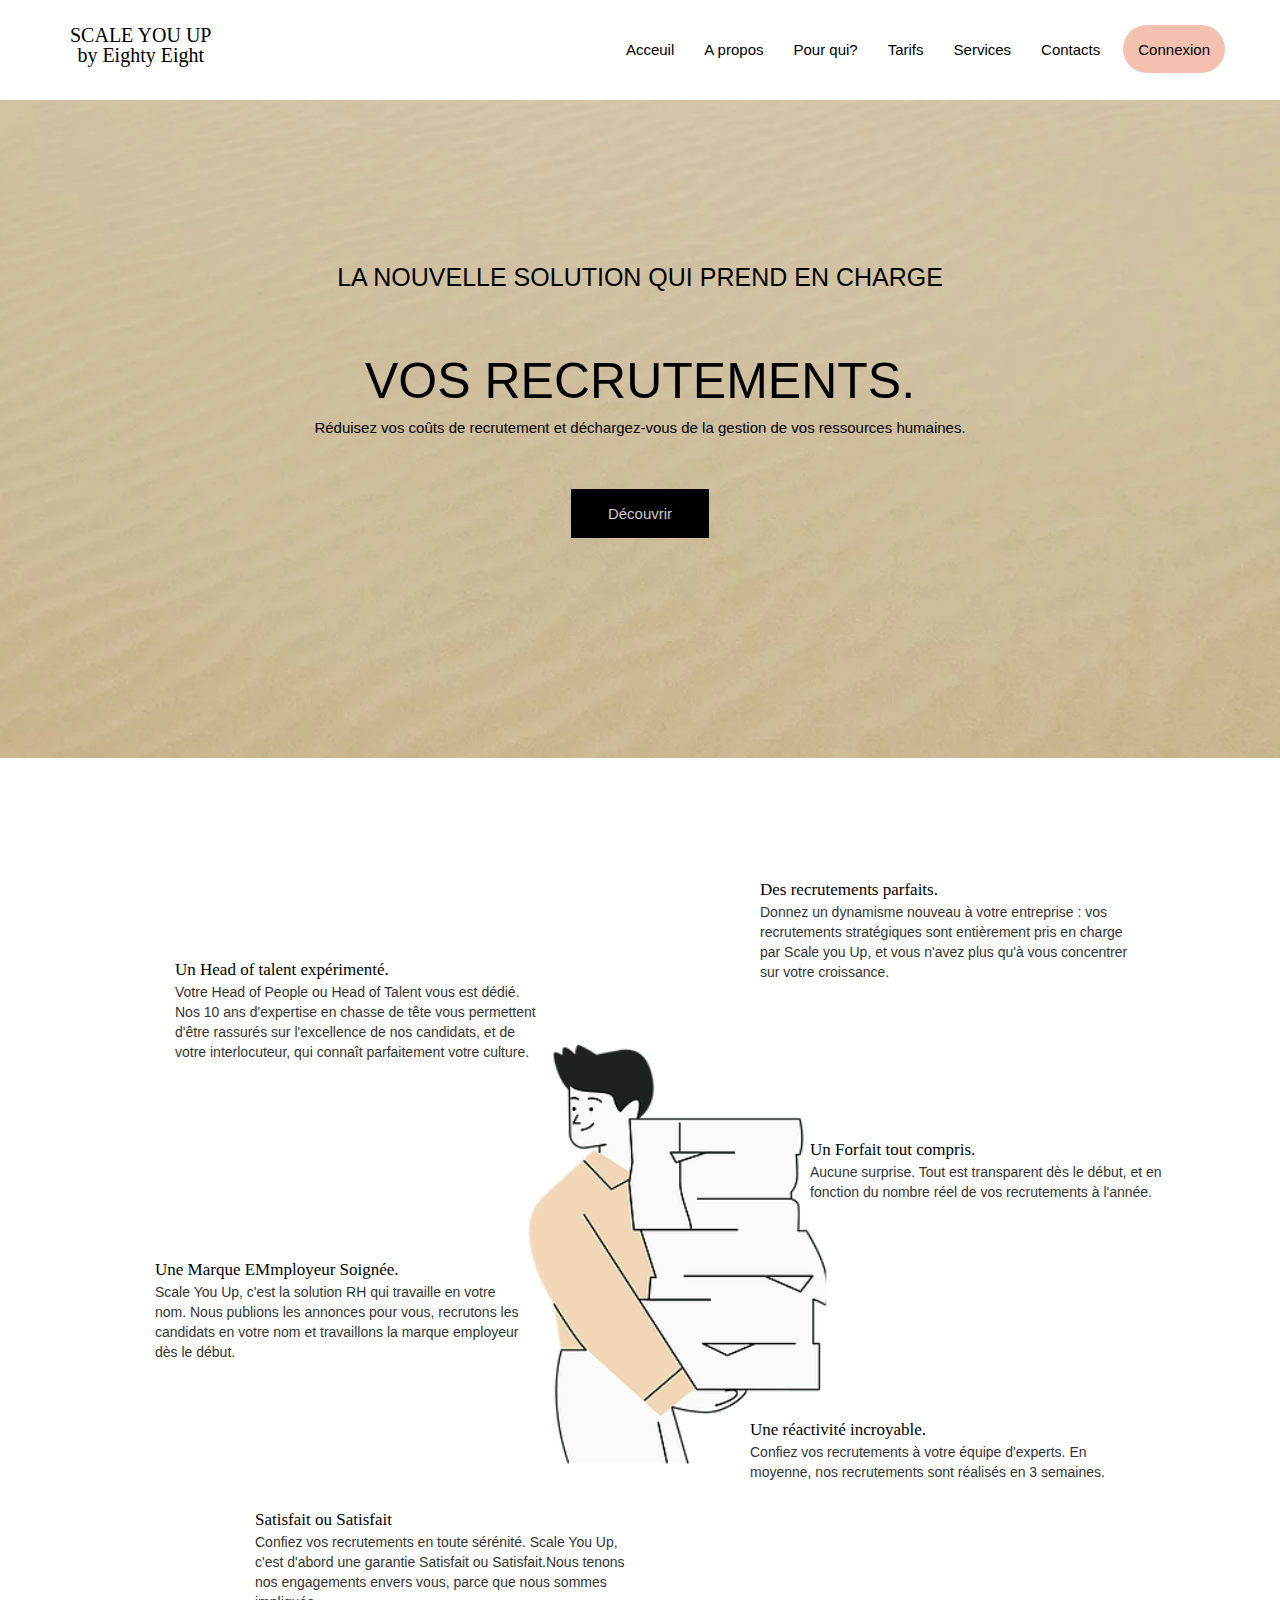
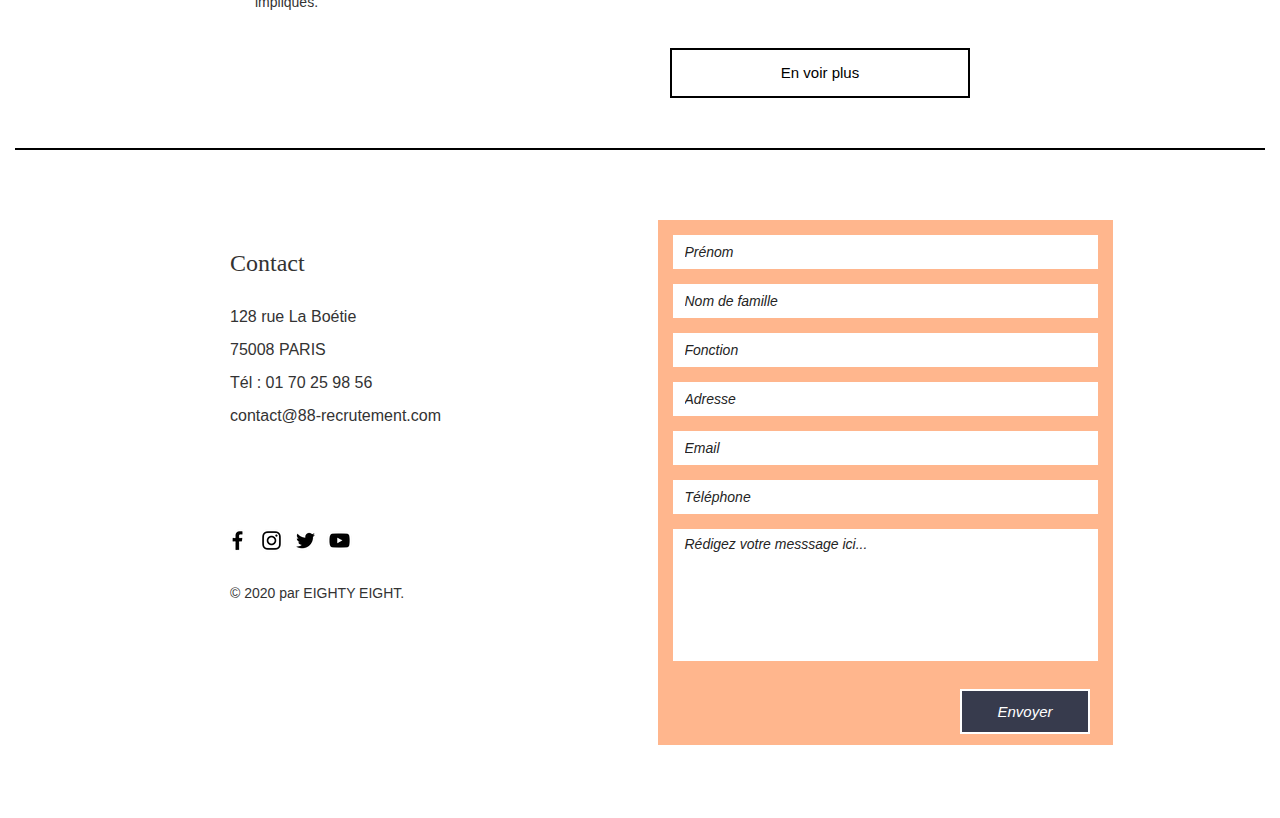
<file: index.html>
<!doctype html>
<html>
<head>
<meta charset="utf-8">
<title>Acceuil|ScaleYouUp</title>
<link rel="stylesheet" type="text/css" href="css/bootstrap.min.css"/>
<link rel="stylesheet" type="text/css" href="css/font-awesome.min.css"/>
<link rel="stylesheet" type="text/css" href="css/simple-line-icons.css"/>
<link rel="stylesheet" type="text/css" href="css/animate.css"/>
<link rel="stylesheet" type="text/css" href="css/style.css"/>
<link rel="stylesheet" type="text/css" href="css/owl.carousel.css"/>
<link rel="stylesheet" type="text/css" href="css/owl.theme.css"/>
<link rel="stylesheet" type="text/css" href="css/owl.transitions.css"/>
<meta name="viewport" content="width=device-width, initial-scale=1.0">
</head>

<body id="myPage" data-spy="scroll" data-target=".navbar" data-offset="60">
<div class="main-header" id="main-header">
  <nav class="navbar mynav navbar-fixed-top" style="height: 100px; background-color: white; font-color: black;">
    <div class="container">
      <div class="navbar-header" >
        <button type="button" class="navbar-toggle" data-toggle="collapse" data-target="#myNavbar" style="margin-top: 20px;"> 
          <span class="icon-bar"></span> 
          <span class="icon-bar"></span> 
          <span class="icon-bar"></span> 
        </button>
        <a class="navbar-brand text-center logo" href="#">SCALE YOU UP<br>by Eighty Eight</a> 
      </div>
      <div class="collapse navbar-collapse menu" id="myNavbar">
        <ul class="nav navbar-nav navbar-right">
          <li class="active"><a href="index.html">Acceuil</a></li>
          <li><a href="#work">A propos</a></li>
          <li><a href="pour.html">Pour qui?</a></li>
          <li><a href="tarifs.html">Tarifs</a></li>
          <li><a href="services.html">Services</a></li>
          <li><a href="#contact">Contacts</a></li>
          <li><a href="#" class="but">Connexion</a></li>
          <!--<li><a href="#" class="use"><span class="icon-user"></span></a></li>-->
        </ul>
      </div>
    </div>
  </nav>
</div>
<div id="banner" class="banner">
  <div class="bg-overlay">
    <div class="container">
      <div class="row">
        <div class="col-md-12">
          <div class="banner-text">
            <p>LA NOUVELLE SOLUTION QUI PREND EN CHARGE</p><br>
            </br>
            <span class="ti">VOS RECRUTEMENTS.</span>
            </br>
            <a href="" ><span>Réduisez vos coûts de recrutement et déchargez-vous de la gestion de vos ressources humaines.</span></a>
            </br>
            <a  href="#" class="banner-button" >Découvrir</a> 
          </div>
        </div>
      </div>
    </div>
  </div >
</div >

<!-- A propos -->
<div class="adr" id="work">
  <div class="container">
    <div class="row">
      <div class="col-md-12 text-center text">
        <div class="row" >
          
          <div class="col-md-6 col-sm-6">
            <div class="bas">
              <div class="adr-item" > 
                  <p><span class="titr">Un Head of talent expérimenté.</span></br>
                    Votre Head of People ou Head of Talent vous est dédié. Nos 10 ans d'expertise en chasse de tête vous permettent d'être rassurés sur l'excellence de nos candidats, et de votre interlocuteur, qui connaît parfaitement votre culture.
                  </p>
              </div>
            </div>
          </div>
          
          <div class="col-md-6 col-sm-6">
            <div class="haut">
              <div class="adr-item"> 
                  <p><span class="titr" >Des recrutements parfaits.</span></br>
                    Donnez un dynamisme nouveau à votre entreprise : vos recrutements stratégiques sont entièrement pris en charge par Scale you Up, et vous n'avez plus qu'à vous concentrer sur votre croissance.
                  </p> 
              </div>
            </div>
          </div>

          <div class="col-md-6 col-sm-6">
            <div class="haut1">
              <div class="adr-item"> 
                <p><span class="titr">Un Forfait tout compris.</span></br>
                  Aucune surprise. Tout est transparent dès le début, et en fonction du nombre réel de vos recrutements à l'année.
                </p> 
              </div>
            </div> 
          </div>
         
          <div class="col-md-6 col-sm-6">
            <div class="bas1">
              <div class="adr-item"> 
                 <p><span class="titr">Une Marque EMmployeur Soignée.</span></br>
                    Scale You Up, c'est la solution RH qui travaille en votre nom. Nous publions les annonces pour vous, recrutons les candidats en votre nom et travaillons la marque employeur dès le début.
                  </p>  
              </div>
            </div>
          </div>
          
          <div class="col-md-6 col-sm-6">
            <div class="haut2">
              <div class="adr-item"> 
                 <p><span class="titr">Une réactivité incroyable.</span></br>
                    Confiez vos recrutements à votre équipe d'experts. En moyenne, nos recrutements sont réalisés en 3 semaines.
                  </p> 
              </div>
            </div>
          </div>

          <div class="col-md-6 col-sm-6">
            <div class="bas2">
              <div class="adr-item">
                  <p><span class="titr">Satisfait ou Satisfait</span></br>
                    Confiez vos recrutements en toute sérénité. Scale You Up, c'est d'abord une garantie Satisfait ou Satisfait.Nous tenons nos engagements envers vous, parce que nous sommes impliqués.
                  </p>  
              </div>
            </div>
          </div>

        </div>
        <a href="moi.html" class="view-more">En voir plus</a> </div>
    </div>
  </div>
</div>

<!-- Contact -->
<div class="col-md-12" id="contact">
  <div class="cont" >
    <div class="container" >
      <div  class="row" >
        <div class="col-md-5">
          <div class="address" >
            <h3>Contact</h3></br>
            <div class="adres">
              <p>128 rue La Boétie</p> 
              <p>75008 PARIS</p> 
              <p>Tél : 01 70 25 98 56</p> 
              <p>contact@88-recrutement.com</p>
            </div> 
          </div>
          <div class="media">
            <span>
              <a href=""><img src="images/fb.png"></a>
              <a href=""><img src="images/inst.png"></a>
              <a href=""><img src="images/twi.png"></a>
              <a href=""><img src="images/you.png"></a>
            </span>
          </div>
          <div class="corp">
            <p>&copy; 2020 par EIGHTY EIGHT.</p>
          </div>
        </div>
          <div class="col-md-6" >
            <div class="formu">
              <div class="contact-form" >
                <form role="form" >
                  <div class="col-md-12">
                    <i><input type="text" class="form-control" id="prénom" placeholder="Prénom">
                  </div>
                  <div class="col-md-12">
                    <input type="text" class="form-control" id="nom" placeholder="Nom de famille">
                  </div>
                  <div class="col-md-12">
                    <input type="text" class="form-control" id="fonction" placeholder="Fonction">
                  </div>
                  <div class="col-md-12">
                    <input type="adress" class="form-control" id="adresse" placeholder="Adresse">
                  </div>
                  <div class="col-md-12">
                    <input type="email" class="form-control" id="email" placeholder="Email">
                  </div>
                  <div class="col-md-12">
                    <input type="text" class="form-control" id="téléphone" placeholder="Téléphone">
                  </div>
                  <div class="col-md-12">
                    <textarea class="form-control" placeholder="Rédigez votre messsage ici..." rows="6"></textarea>
                  </div>
                  <div class="col-md-12 text-center envoi">
                    <a type="submit" class="contact-button">Envoyer</a>
                  </div>
                </form>
              </div>
            </div>
          </div>
      </div>
    </div>
  </div>
</div>
<script src="js/jquery.min.js"></script> 
<script src="js/bootstrap.min.js"></script> 
<script type="text/javascript" src="js/owl.carousel.min.js"></script> 
<script type="text/javascript" src="js/jquery.countTo.js"></script> 
<script type="text/javascript" src="js/jquery.waypoints.min.js"></script> 
<script>
$(document).ready(function() {
     
      $("#owl-demo").owlCarousel({
     
          navigation : false, // Show next and prev buttons
          slideSpeed : 500,
		  autoPlay : 3000,
          paginationSpeed : 400,
          singleItem:true
  
      });
     
    });


$(document).ready(function(){
 
$(".navbar a, footer a[href='#myPage']").on('click', function(event) {

  
event.preventDefault();

var hash = this.hash;

  
$('html, body').animate({
  scrollTop: $(hash).offset().top
}, 900, function(){
window.location.hash = hash;
});
});
})
</script>
</body>
</html>
</file>
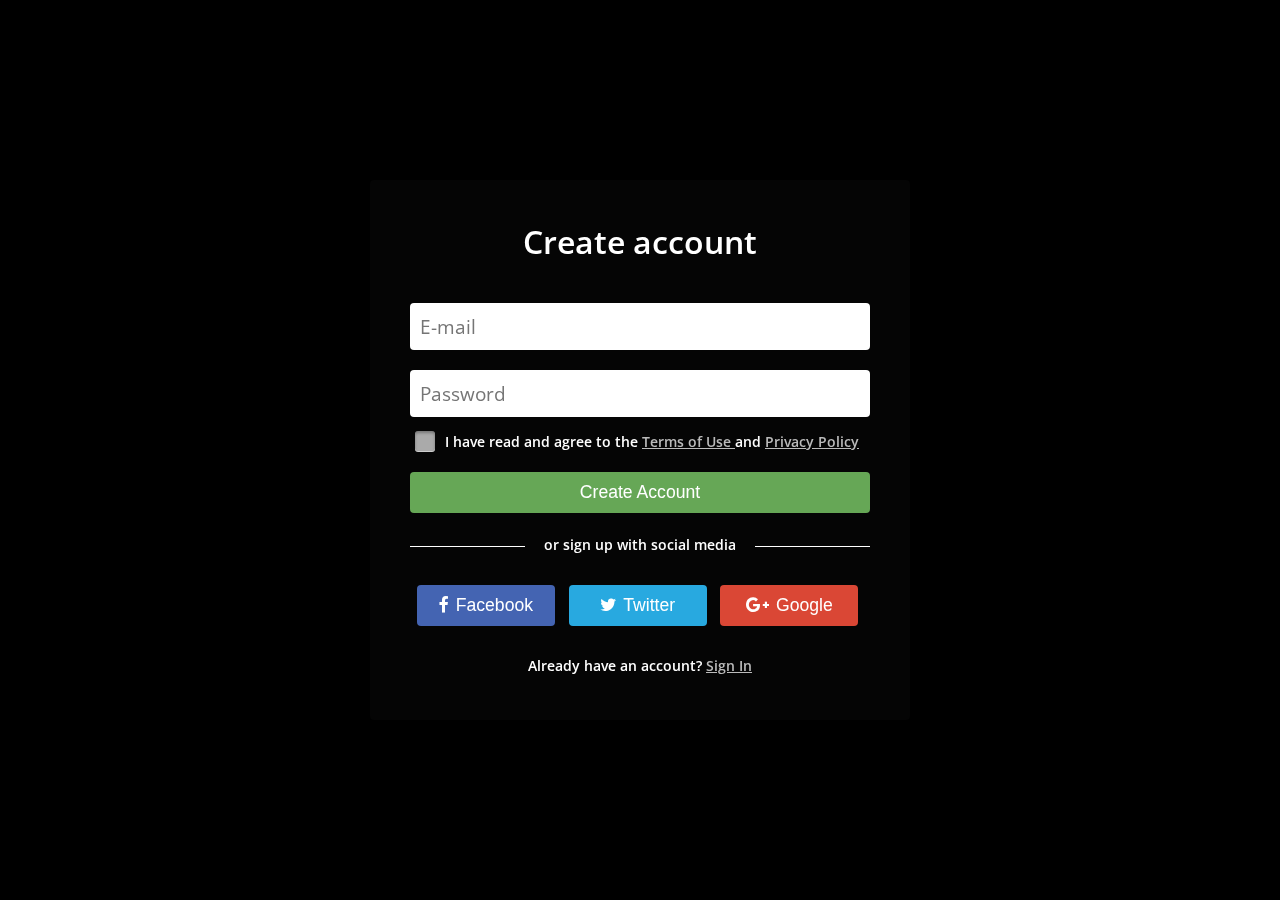
<file: images/dist/index.html>
<!DOCTYPE html>
<html lang="en" >
<head>
  <meta charset="UTF-8">
  <title>CodePen - Login page with blur background</title>
  <link rel="stylesheet" href="./style.css">

</head>
<body>
<!-- partial:index.partial.html -->
<div class="content">
  <div class="title">Create account</div>
  <input type="text" placeholder="E-mail"/>
  <input type="password" placeholder="Password"/>
  <input type="checkbox" id="rememberMe"/>
  <label for="rememberMe"></label><span>I have read and agree to the <a href="#">Terms of Use </a>and <a href="#">Privacy Policy</a></span>
  <button>Create Account</button>
  <div class="social"> <span>or sign up with social media</span></div>
  <div class="buttons">
    <button class="facebook"><i class="fa fa-facebook"></i>Facebook</button>
    <button class="twitter"><i class="fa fa-twitter"></i>Twitter</button>
    <button class="google"><i class="fa fa-google-plus"></i>Google</button>
  </div>
  <div class="already">Already have an account? <a href="#">Sign In</a></div>
</div>
<!-- partial -->
  <script src='https://cdnjs.cloudflare.com/ajax/libs/jquery/2.1.3/jquery.min.js'></script><script  src="./script.js"></script>

</body>
</html>
</file>
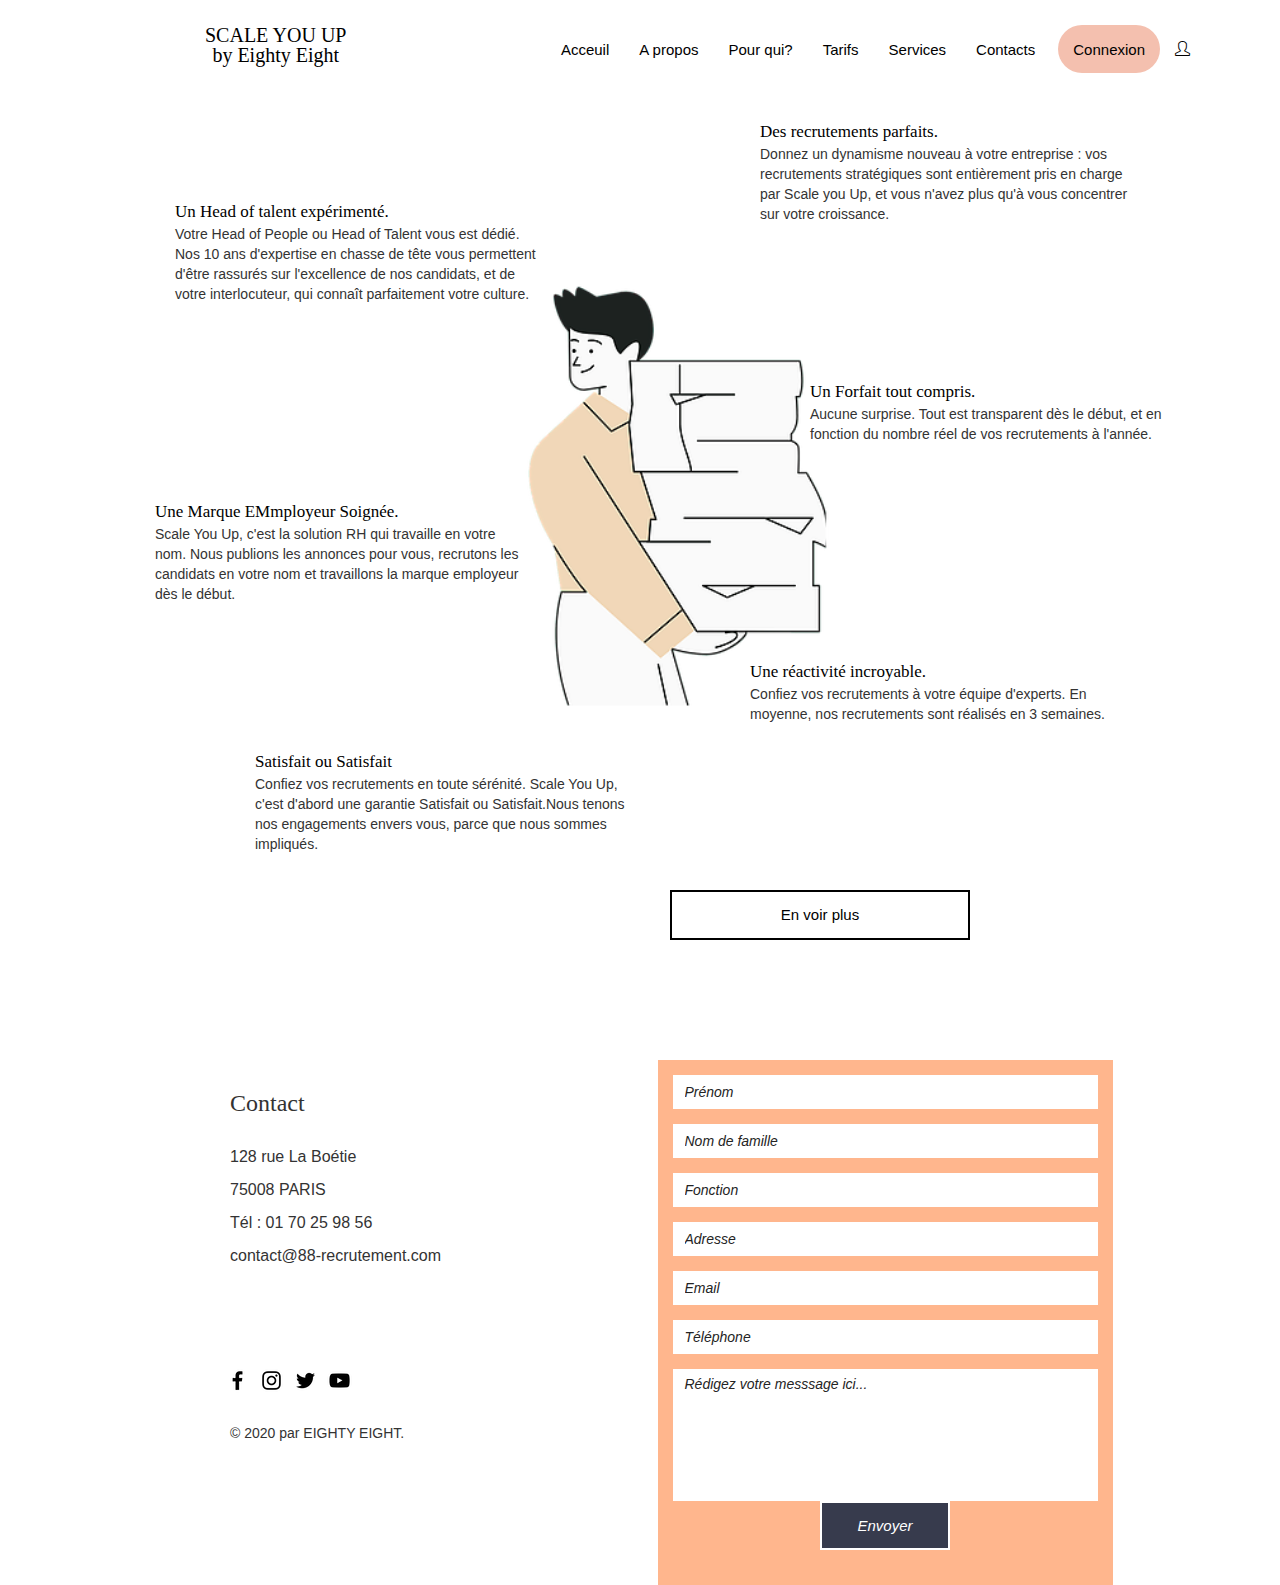
<file: apropos.html>
<!doctype html>
<html>
<head>
<meta charset="utf-8">
<title>A propos|ScaleYouUp</title>
<link rel="stylesheet" type="text/css" href="css/bootstrap.min.css"/>
<link rel="stylesheet" type="text/css" href="css/font-awesome.min.css"/>
<link rel="stylesheet" type="text/css" href="css/simple-line-icons.css"/>
<link rel="stylesheet" type="text/css" href="css/animate.css"/>
<link rel="stylesheet" type="text/css" href="css/style.css"/>
<link rel="stylesheet" type="text/css" href="css/owl.carousel.css"/>
<link rel="stylesheet" type="text/css" href="css/owl.theme.css"/>
<link rel="stylesheet" type="text/css" href="css/owl.transitions.css"/>
<meta name="viewport" content="width=device-width, initial-scale=1.0">
</head>

<body id="myPage" data-spy="scroll" data-target=".navbar" data-offset="60">
<div class="main-header" id="main-header">
  <nav class="navbar mynav navbar-fixed-top" style="height: 100px; background-color: white; font-color: black;">
    <div class="container">
      <div class="navbar-header" >
        <button type="button" class="navbar-toggle" data-toggle="collapse" data-target="#myNavbar" style="margin-top: 20px;"> 
          <span class="icon-bar"></span> 
          <span class="icon-bar"></span> 
          <span class="icon-bar"></span> 
        </button>
        <a class="navbar-brand text-center" href="#" style="margin-left: 120px; margin-top: 10px;">SCALE YOU UP<br>by Eighty Eight</a> 
      </div>
      <div class="collapse navbar-collapse" id="myNavbar" style="margin-top: 25px; margin-right: 20px;">
        <ul class="nav navbar-nav navbar-right">
          <li><a href="index.html">Acceuil</a></li>
          <li  class="active"><a href="#">A propos</a></li>
          <li><a href="pour.html">Pour qui?</a></li>
          <li><a href="tarifs.html">Tarifs</a></li>
          <li><a href="services.html">Services</a></li>
          <li><a href="#contact">Contacts</a></li>
          <li><a href="#" class="but">Connexion</a></li>
          <li><a href="#" class="use"><span class="icon-user"></span></a></li>
        </ul>
      </div>
    </div>
  </nav>
</div>

<!-- A propos -->
<div class="adr" id="work">
  <div class="container">
    <div class="row">
      <div class="col-md-12 text-center text">
        <div class="row" >
          
          <div class="col-md-6 col-sm-6">
            <div class="bas">
              <div class="adr-item" > 
                  <p><span class="titr">Un Head of talent expérimenté.</span></br>
                    Votre Head of People ou Head of Talent vous est dédié. Nos 10 ans d'expertise en chasse de tête vous permettent d'être rassurés sur l'excellence de nos candidats, et de votre interlocuteur, qui connaît parfaitement votre culture.
                  </p>
              </div>
            </div>
          </div>
          
          <div class="col-md-6 col-sm-6">
            <div class="haut">
              <div class="adr-item"> 
                  <p><span class="titr" >Des recrutements parfaits.</span></br>
                    Donnez un dynamisme nouveau à votre entreprise : vos recrutements stratégiques sont entièrement pris en charge par Scale you Up, et vous n'avez plus qu'à vous concentrer sur votre croissance.
                  </p> 
              </div>
            </div>
          </div>

          <div class="col-md-6 col-sm-6">
            <div class="haut1">
              <div class="adr-item"> 
                <p><span class="titr">Un Forfait tout compris.</span></br>
                  Aucune surprise. Tout est transparent dès le début, et en fonction du nombre réel de vos recrutements à l'année.
                </p> 
              </div>
            </div> 
          </div>
         
          <div class="col-md-6 col-sm-6">
            <div class="bas1">
              <div class="adr-item"> 
                 <p><span class="titr">Une Marque EMmployeur Soignée.</span></br>
                    Scale You Up, c'est la solution RH qui travaille en votre nom. Nous publions les annonces pour vous, recrutons les candidats en votre nom et travaillons la marque employeur dès le début.
                  </p>  
              </div>
            </div>
          </div>
          
          <div class="col-md-6 col-sm-6">
            <div class="haut2">
              <div class="adr-item"> 
                 <p><span class="titr">Une réactivité incroyable.</span></br>
                    Confiez vos recrutements à votre équipe d'experts. En moyenne, nos recrutements sont réalisés en 3 semaines.
                  </p> 
              </div>
            </div>
          </div>

          <div class="col-md-6 col-sm-6">
            <div class="bas2">
              <div class="adr-item">
                  <p><span class="titr">Satisfait ou Satisfait</span></br>
                    Confiez vos recrutements en toute sérénité. Scale You Up, c'est d'abord une garantie Satisfait ou Satisfait.Nous tenons nos engagements envers vous, parce que nous sommes impliqués.
                  </p>  
              </div>
            </div>
          </div>

        </div>
        <a href="moi.html" class="view-more">En voir plus</a> </div>
    </div>
  </div>
</div>


<!-- Contact -->
  <div class="cont" >
    <div class="container" id="contact">
      <div  class="row" >
        <div class="col-md-5">
          <div class="address" >
            <h3>Contact</h3></br>
            <div class="adres">
              <p>128 rue La Boétie</p> 
              <p>75008 PARIS</p> 
              <p>Tél : 01 70 25 98 56</p> 
              <p>contact@88-recrutement.com</p>
            </div> 
          </div>
          <div class="media">
            <span>
              <a href=""><img src="images/fb.png"></a>
              <a href=""><img src="images/inst.png"></a>
              <a href=""><img src="images/twi.png"></a>
              <a href=""><img src="images/you.png"></a>
            </span>
          </div>
          <div class="corp">
            <p>&copy; 2020 par EIGHTY EIGHT.</p>
          </div>
        </div>
          <div class="col-md-6" >
            <div class="formu">
              <div class="contact-form" >
                <form role="form" >
                  <div class="col-md-12">
                    <i><input type="text" class="form-control" id="prénom" placeholder="Prénom">
                  </div>
                  <div class="col-md-12">
                    <input type="text" class="form-control" id="nom" placeholder="Nom de famille">
                  </div>
                  <div class="col-md-12">
                    <input type="text" class="form-control" id="fonction" placeholder="Fonction">
                  </div>
                  <div class="col-md-12">
                    <input type="adress" class="form-control" id="adresse" placeholder="Adresse">
                  </div>
                  <div class="col-md-12">
                    <input type="email" class="form-control" id="email" placeholder="Email">
                  </div>
                  <div class="col-md-12">
                    <input type="text" class="form-control" id="téléphone" placeholder="Téléphone">
                  </div>
                  <div class="col-md-12">
                    <textarea class="form-control" placeholder="Rédigez votre messsage ici..." rows="6"></textarea>
                  </div>
                  <div class="col-md-12 text-center">
                    <button type="submit" class="contact-button">Envoyer</button>
                  </div>
                </form>
              </div>
              </div>
          </div>
      </div>
    </div>
  </div>
<script src="js/jquery.min.js"></script> 
<script src="js/bootstrap.min.js"></script> 
<script type="text/javascript" src="js/owl.carousel.min.js"></script> 
<script type="text/javascript" src="js/jquery.countTo.js"></script> 
<script type="text/javascript" src="js/jquery.waypoints.min.js"></script> 
<script>
$(document).ready(function() {
     
      $("#owl-demo").owlCarousel({
     
          navigation : false, // Show next and prev buttons
          slideSpeed : 500,
		  autoPlay : 3000,
          paginationSpeed : 400,
          singleItem:true
  
      });
     
    });


//	$(document).ready(function(){
 
//  $(".navbar a, footer a[href='#myPage']").on('click', function(event) {

  
//  event.preventDefault();

//  var hash = this.hash;

  
//  $('html, body').animate({
//    scrollTop: $(hash).offset().top
//  }, 900, function(){

//    window.location.hash = hash;
//    });
//  });
//})
</script>
</body>
</html>
</file>
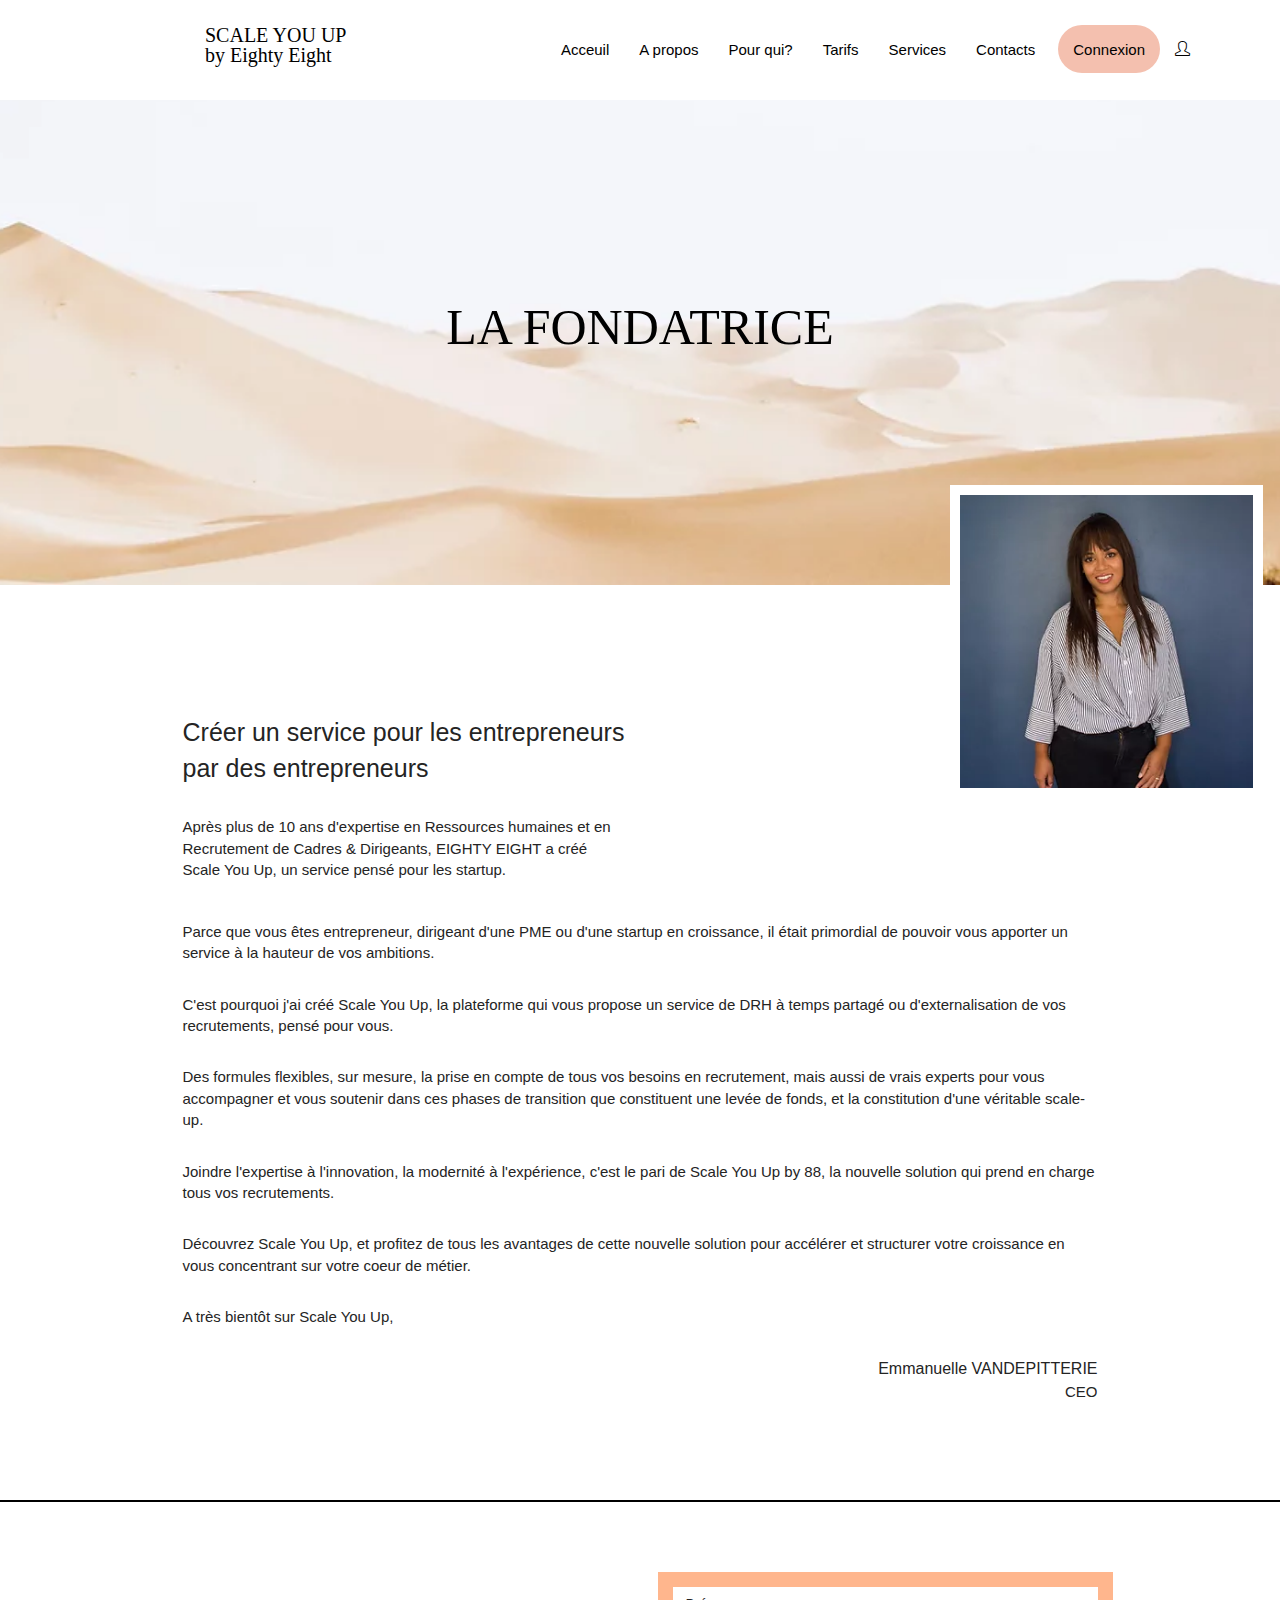
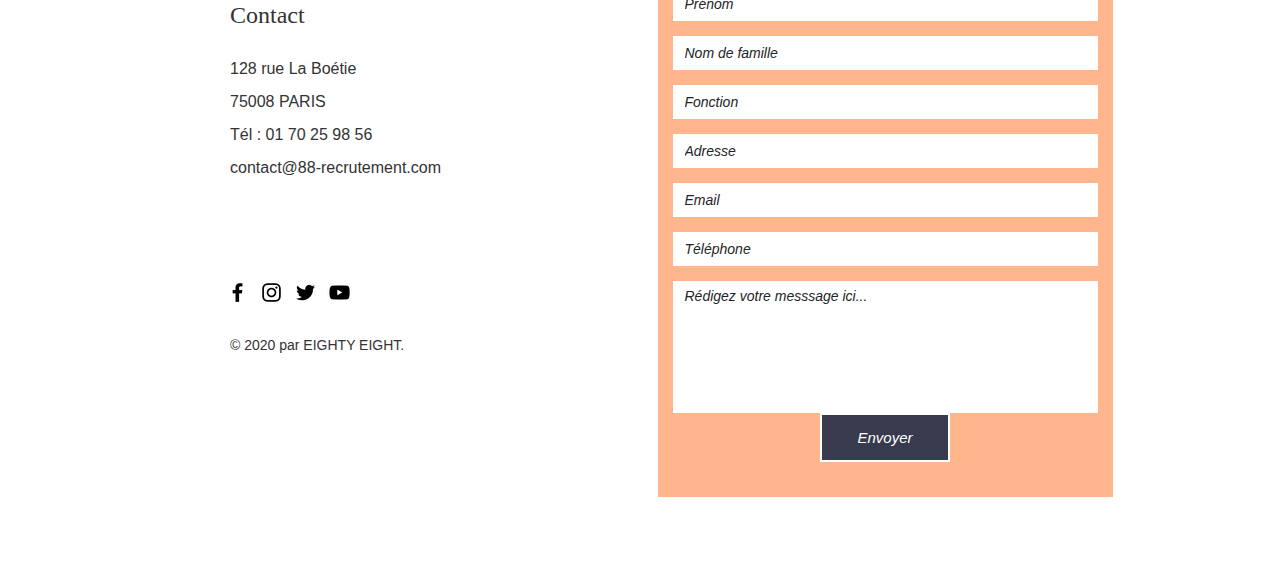
<file: moi.html>
<!doctype html>
<html>
<head>
<meta charset="utf-8">
<title>A propos de moi|ScaleYouUp</title>
<link rel="stylesheet" type="text/css" href="css/bootstrap.min.css"/>
<link rel="stylesheet" type="text/css" href="css/font-awesome.min.css"/>
<link rel="stylesheet" type="text/css" href="css/simple-line-icons.css"/>
<link rel="stylesheet" type="text/css" href="css/animate.css"/>
<link rel="stylesheet" type="text/css" href="css/style.css"/>
<link rel="stylesheet" type="text/css" href="css/owl.carousel.css"/>
<link rel="stylesheet" type="text/css" href="css/owl.theme.css"/>
<link rel="stylesheet" type="text/css" href="css/owl.transitions.css"/>
<meta name="viewport" content="width=device-width, initial-scale=1.0">
</head>

<body id="myPage" data-spy="scroll" data-target=".navbar" data-offset="60">
<div class="main-header" id="main-header">
  <nav class="navbar mynav navbar-fixed-top" style="height: 100px; background-color: white; font-color: black;">
    <div class="container">
      <div class="navbar-header" >
        <button type="button" class="navbar-toggle" data-toggle="collapse" data-target="#myNavbar" style="margin-top: 20px;"> 
          <span class="icon-bar"></span> 
          <span class="icon-bar"></span> 
          <span class="icon-bar"></span> 
        </button>
        <a class="navbar-brand" href="#" style="margin-left: 120px; margin-top: 10px;">SCALE YOU UP<br>by Eighty Eight</a> 
      </div>
      <div class="collapse navbar-collapse" id="myNavbar" style="margin-top: 25px; margin-right: 20px;">
        <ul class="nav navbar-nav navbar-right">
          <li><a href="index.html">Acceuil</a></li>
          <li><a href="apropos.html">A propos</a></li>
          <li><a href="pour.html">Pour qui?</a></li>
          <li><a href="tarifs.html">Tarifs</a></li>
          <li><a href="services.html">Services</a></li>
          <li><a href="#contact">Contacts</a></li>
          <li><a href="#" class="but">Connexion</a></li>
          <li><a href="#" class="use"><span class="icon-user"></span></a></li>
        </ul>
      </div>
    </div>
  </nav>
</div>
<div id="banner" class="baner">
  <div class="bg-overlay">
    <div class="container">
      <div class="row">
        <div class="col-md-12">
          
            
            <h2>LA FONDATRICE</h2>
            
        
        </div>
      </div>
    </div>
  </div >
</div >

<!-- A propos -->
<div class="moi">
  <div class="container">
    <div class="row">
      <div class="col-lg-10 col-lg-offset-1">
        <div class="row" >
          <div class="col-md-12"> 
            <div class="fon">
              <img src="images/fon.png">
            </div>
            <div class="text1">
              <div class="col-md-6">
                  <p><span class="titr1">Créer un service pour les entrepreneurs par des entrepreneurs</span></p>
                  <p>Après plus de 10 ans d'expertise en Ressources humaines et en Recrutement de Cadres & Dirigeants, EIGHTY EIGHT a créé Scale You Up, un service pensé pour les startup.</p>
              </div>
              <div class="col-md-12">
                  <p>Parce que vous êtes entrepreneur, dirigeant d'une PME ou d'une startup en croissance, il était primordial de pouvoir vous apporter un service à la hauteur de vos ambitions.</p>
                  <p>C'est pourquoi j'ai créé Scale You Up, la plateforme qui vous propose un service de DRH à temps partagé ou d'externalisation de vos recrutements, pensé pour vous.</p>
                  <p>Des formules flexibles, sur mesure, la prise en compte de tous vos besoins en recrutement, mais aussi de vrais experts pour vous accompagner et vous soutenir dans ces phases de transition que constituent une levée de fonds, et la constitution d'une véritable scale-up.</p>
                  <p>Joindre l'expertise à l'innovation, la modernité à l'expérience, c'est le pari de Scale You Up by 88, la nouvelle solution qui prend en charge tous vos recrutements.</p>
                  <p>Découvrez Scale You Up, et profitez de tous les avantages de cette nouvelle solution pour accélérer et structurer votre croissance en vous concentrant sur votre coeur de métier.</p>
                  <p>A très bientôt sur Scale You Up,</p>
                  <div class="sign text-right">
                    <p><span>Emmanuelle VANDEPITTERIE</span><br>CEO</p>
                  </div>
                  
              </div>
            </div> 
          </div>   
        </div>
      </div>
      <a href="#" class="btn-lg">Découvrir nos formules</a> </div>
    </div>
  </div>
</div>

<!-- Contact -->
  <div class="cont" >
    <div class="container" id="contact">
      <div  class="row" >
        <div class="col-md-5">
          <div class="address" >
            <h3>Contact</h3></br>
            <div class="adres">
              <p>128 rue La Boétie</p> 
              <p>75008 PARIS</p> 
              <p>Tél : 01 70 25 98 56</p> 
              <p>contact@88-recrutement.com</p>
            </div> 
          </div>
          <div class="media">
            <span>
              <a href=""><img src="images/fb.png"></a>
              <a href=""><img src="images/inst.png"></a>
              <a href=""><img src="images/twi.png"></a>
              <a href=""><img src="images/you.png"></a>
            </span>
          </div>
          <div class="corp">
            <p>&copy; 2020 par EIGHTY EIGHT.</p>
          </div>
        </div>
          <div class="col-md-6" >
            <div class="formu">
              <div class="contact-form" >
                <form role="form" >
                  <div class="col-md-12">
                    <i><input type="text" class="form-control" id="prénom" placeholder="Prénom">
                  </div>
                  <div class="col-md-12">
                    <input type="text" class="form-control" id="nom" placeholder="Nom de famille">
                  </div>
                  <div class="col-md-12">
                    <input type="text" class="form-control" id="fonction" placeholder="Fonction">
                  </div>
                  <div class="col-md-12">
                    <input type="adress" class="form-control" id="adresse" placeholder="Adresse">
                  </div>
                  <div class="col-md-12">
                    <input type="email" class="form-control" id="email" placeholder="Email">
                  </div>
                  <div class="col-md-12">
                    <input type="text" class="form-control" id="téléphone" placeholder="Téléphone">
                  </div>
                  <div class="col-md-12">
                    <textarea class="form-control" placeholder="Rédigez votre messsage ici..." rows="6"></textarea>
                  </div>
                  <div class="col-md-12 text-center">
                    <button type="submit" class="contact-button">Envoyer</button>
                  </div>
                </form>
              </div>
              </div>
          </div>
      </div>
    </div>
  </div>
<script src="js/jquery.min.js"></script> 
<script src="js/bootstrap.min.js"></script> 
<script type="text/javascript" src="js/owl.carousel.min.js"></script> 
<script type="text/javascript" src="js/jquery.countTo.js"></script> 
<script type="text/javascript" src="js/jquery.waypoints.min.js"></script> 
<script>
$(document).ready(function() {
     
      $("#owl-demo").owlCarousel({
     
          navigation : false, // Show next and prev buttons
          slideSpeed : 500,
		  autoPlay : 3000,
          paginationSpeed : 400,
          singleItem:true
  
      });
     
    });


//	$(document).ready(function(){
 
//  $(".navbar a, footer a[href='#myPage']").on('click', function(event) {

  
//  event.preventDefault();

//  var hash = this.hash;

  
//  $('html, body').animate({
//    scrollTop: $(hash).offset().top
//  }, 900, function(){

//    window.location.hash = hash;
//    });
//  });
//})
</script>
</body>
</html>
</file>
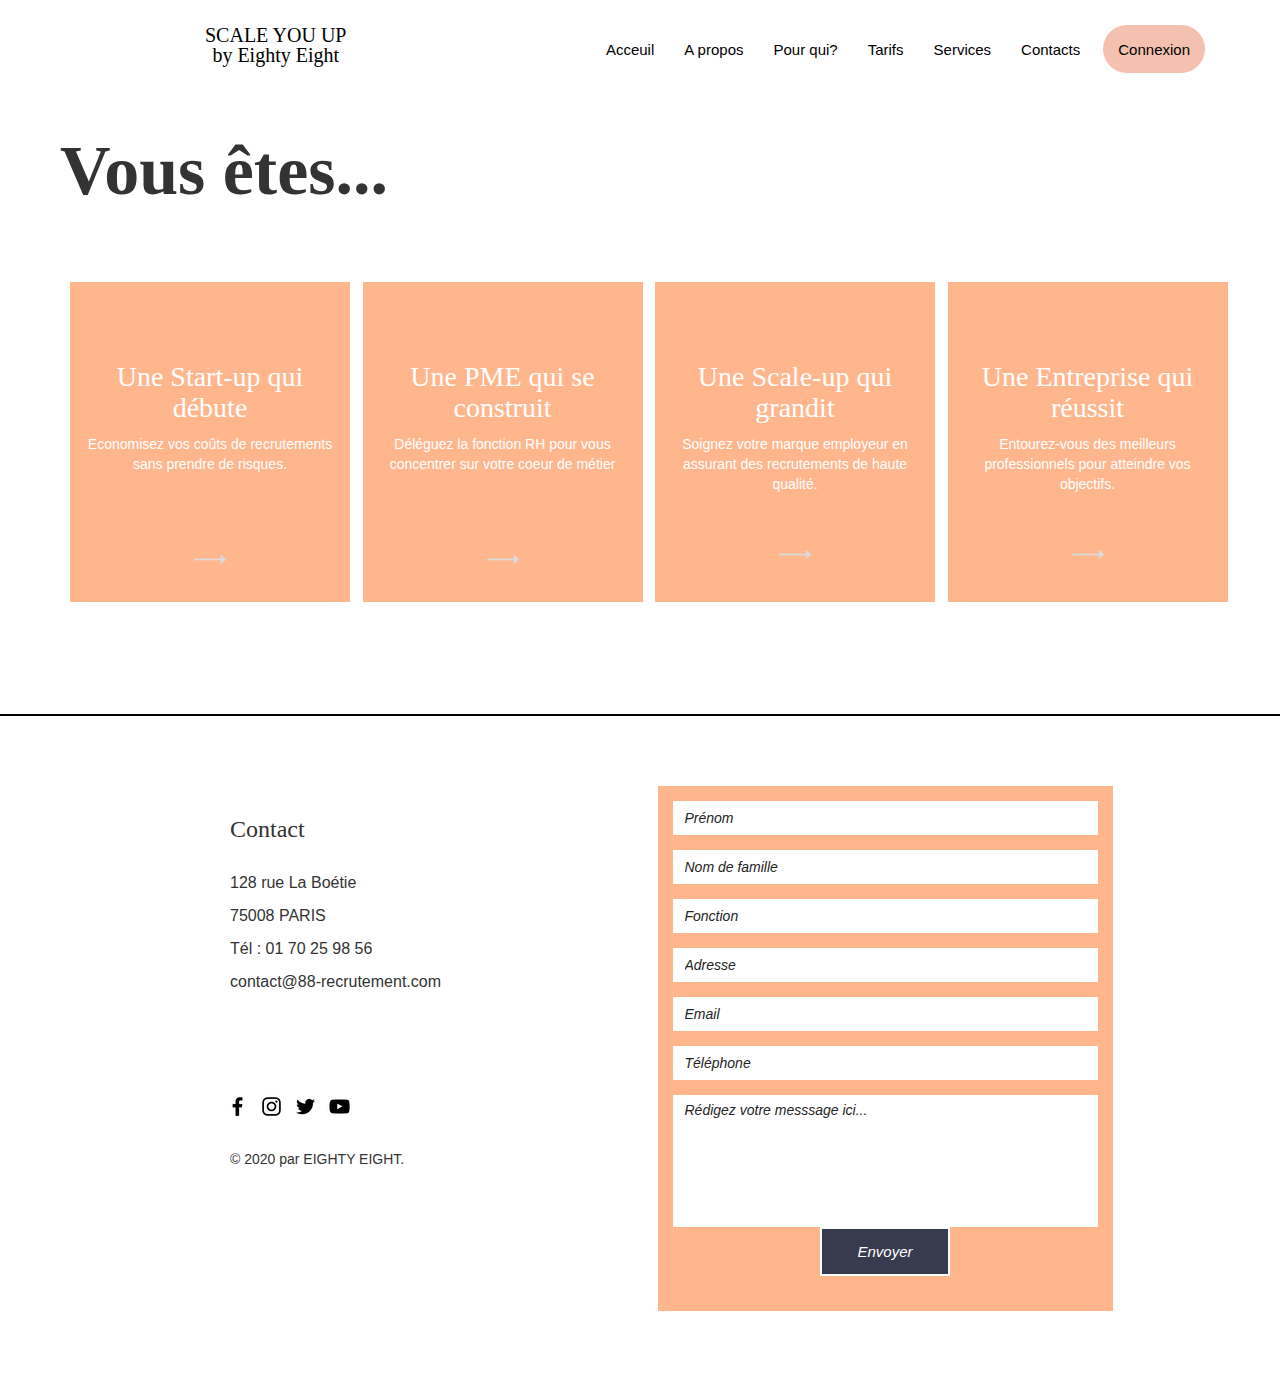
<file: pour.html>
<!doctype html>
<html>
<head>
<meta charset="utf-8">
<title>Pour qui?|ScaleYouUp</title>
<link rel="stylesheet" type="text/css" href="css/bootstrap.min.css"/>
<link rel="stylesheet" type="text/css" href="css/font-awesome.min.css"/>
<link rel="stylesheet" type="text/css" href="css/simple-line-icons.css"/>
<link rel="stylesheet" type="text/css" href="css/animate.css"/>
<link rel="stylesheet" type="text/css" href="css/style.css"/>
<link rel="stylesheet" type="text/css" href="css/owl.carousel.css"/>
<link rel="stylesheet" type="text/css" href="css/owl.theme.css"/>
<link rel="stylesheet" type="text/css" href="css/owl.transitions.css"/>
<meta name="viewport" content="width=device-width, initial-scale=1.0">
</head>

<body id="myPage" data-spy="scroll" data-target=".navbar" data-offset="60">
<div class="main-header" id="main-header">
  <nav class="navbar mynav navbar-fixed-top" style="height: 100px; background-color: white; font-color: black;">
    <div class="container">
      <div class="navbar-header" >
        <button type="button" class="navbar-toggle" data-toggle="collapse" data-target="#myNavbar" style="margin-top: 20px;"> 
          <span class="icon-bar"></span> 
          <span class="icon-bar"></span> 
          <span class="icon-bar"></span> 
        </button>
        <a class="navbar-brand text-center" href="#" style="margin-left: 120px; margin-top: 10px;">SCALE YOU UP<br>by Eighty Eight</a> 
      </div>
      <div class="collapse navbar-collapse" id="myNavbar" style="margin-top: 25px; margin-right: 20px;">
        <ul class="nav navbar-nav navbar-right">
          <li><a href="index.html">Acceuil</a></li>
          <li><a href="apropos.html">A propos</a></li>
          <li class="active"><a href="#">Pour qui?</a></li>
          <li><a href="tarifs.html">Tarifs</a></li>
          <li><a href="services.html">Services</a></li>
          <li><a href="#contact">Contacts</a></li>
          <li><a href="#" class="but">Connexion</a></li>
          <!--<li><a href="#" class="use"><span class="icon-user"></span></a></li> -->
        </ul>
      </div>
    </div>
  </nav>
</div>

<!-- Carte -->
<section class="cart-section bg-light">
      <div class="container">
        <div class="row">
          <div class="row justify-content-center mb-5">
          <div class="txt">
            <h1 class="titre">Vous êtes...</h1>
          </div>
        </div>
          
           <div class="col-md-3">
            <div class="carte">
              <div class="text pt-3 pb-4 px-4">
                <div class="meta">
                  <div><h3 class="sous">Une Start-up qui débute</h3></div>
                  <div></div>
                </div>
                <p class="clearfix">Economisez vos coûts de recrutements sans prendre de risques.</p>
                <div class="ico1">
                  <a href="#"><img src="images/fle.png"></span></a>
                </div>
              </div>
            </div>
          </div>


          <div class="col-md-3">
            <div class="carte">
              <div class="text pt-3 pb-4 px-4">
                <div class="meta">
                  <div><h3 class="sous">Une PME qui se construit</h3></div>
                  <div></div>
                </div>
                <p class="clearfix">Déléguez la fonction RH pour vous concentrer sur votre coeur de métier</p>
                <div class="ico1">
                  <a href="#"><img src="images/fle.png"></span></a>
                </div>
              </div>
            </div>
          </div>

          <div class="col-md-3">
            <div class="carte">
              <div class="text pt-3 pb-4 px-4">
                <div class="meta">
                  <div><h3 class="sous">Une Scale-up qui grandit</h3></div>
                  <div></div>
                </div>
                <p class="clearfix">Soignez votre marque employeur en assurant des recrutements de haute qualité.</p>
                <div class="ico">
                  <a href="#"><img src="images/fle.png"></span></a>
                </div>
              </div>
            </div>
          </div>
          
          <div class="col-md-3">
            <div class="carte">
              <div class="text pt-3 pb-4 px-4">
                <div class="meta">
                  <div><h3 class="sous">Une Entreprise qui réussit</h3></div>
                  <div></div>
                </div>
                <p class="clearfix">Entourez-vous des meilleurs professionnels pour atteindre vos objectifs.</p>
                <div class="ico">
                  <a href="#"><img src="images/fle.png"></span></a>
                </div>
              </div>
            </div>
          </div>
        </div>
      </div>
    </section>

<!-- Contact -->
  <div class="cont" >
    <div class="container" id="contact">
      <div  class="row" >
        <div class="col-md-5">
          <div class="address" >
            <h3>Contact</h3></br>
            <div class="adres">
              <p>128 rue La Boétie</p> 
              <p>75008 PARIS</p> 
              <p>Tél : 01 70 25 98 56</p> 
              <p>contact@88-recrutement.com</p>
            </div> 
          </div>
          <div class="media">
            <span>
              <a href=""><img src="images/fb.png"></a>
              <a href=""><img src="images/inst.png"></a>
              <a href=""><img src="images/twi.png"></a>
              <a href=""><img src="images/you.png"></a>
            </span>
          </div>
          <div class="corp">
            <p>&copy; 2020 par EIGHTY EIGHT.</p>
          </div>
        </div>
          <div class="col-md-6" >
            <div class="formu">
              <div class="contact-form" >
                <form role="form" >
                  <div class="col-md-12">
                    <i><input type="text" class="form-control" id="prénom" placeholder="Prénom">
                  </div>
                  <div class="col-md-12">
                    <input type="text" class="form-control" id="nom" placeholder="Nom de famille">
                  </div>
                  <div class="col-md-12">
                    <input type="text" class="form-control" id="fonction" placeholder="Fonction">
                  </div>
                  <div class="col-md-12">
                    <input type="adress" class="form-control" id="adresse" placeholder="Adresse">
                  </div>
                  <div class="col-md-12">
                    <input type="email" class="form-control" id="email" placeholder="Email">
                  </div>
                  <div class="col-md-12">
                    <input type="text" class="form-control" id="téléphone" placeholder="Téléphone">
                  </div>
                  <div class="col-md-12">
                    <textarea class="form-control" placeholder="Rédigez votre messsage ici..." rows="6"></textarea>
                  </div>
                  <div class="col-md-12 text-center">
                    <button type="submit" class="contact-button">Envoyer</button>
                  </div>
                </form>
              </div>
              </div>
          </div>
      </div>
    </div>
  </div>
<script src="js/jquery.min.js"></script> 
<script src="js/bootstrap.min.js"></script> 
<script type="text/javascript" src="js/owl.carousel.min.js"></script> 
<script type="text/javascript" src="js/jquery.countTo.js"></script> 
<script type="text/javascript" src="js/jquery.waypoints.min.js"></script> 
<script>
$(document).ready(function() {
     
      $("#owl-demo").owlCarousel({
     
          navigation : false, // Show next and prev buttons
          slideSpeed : 500,
		  autoPlay : 3000,
          paginationSpeed : 400,
          singleItem:true
     
         
     
      });
     
    });

</script>
</body>
</html>
</file>
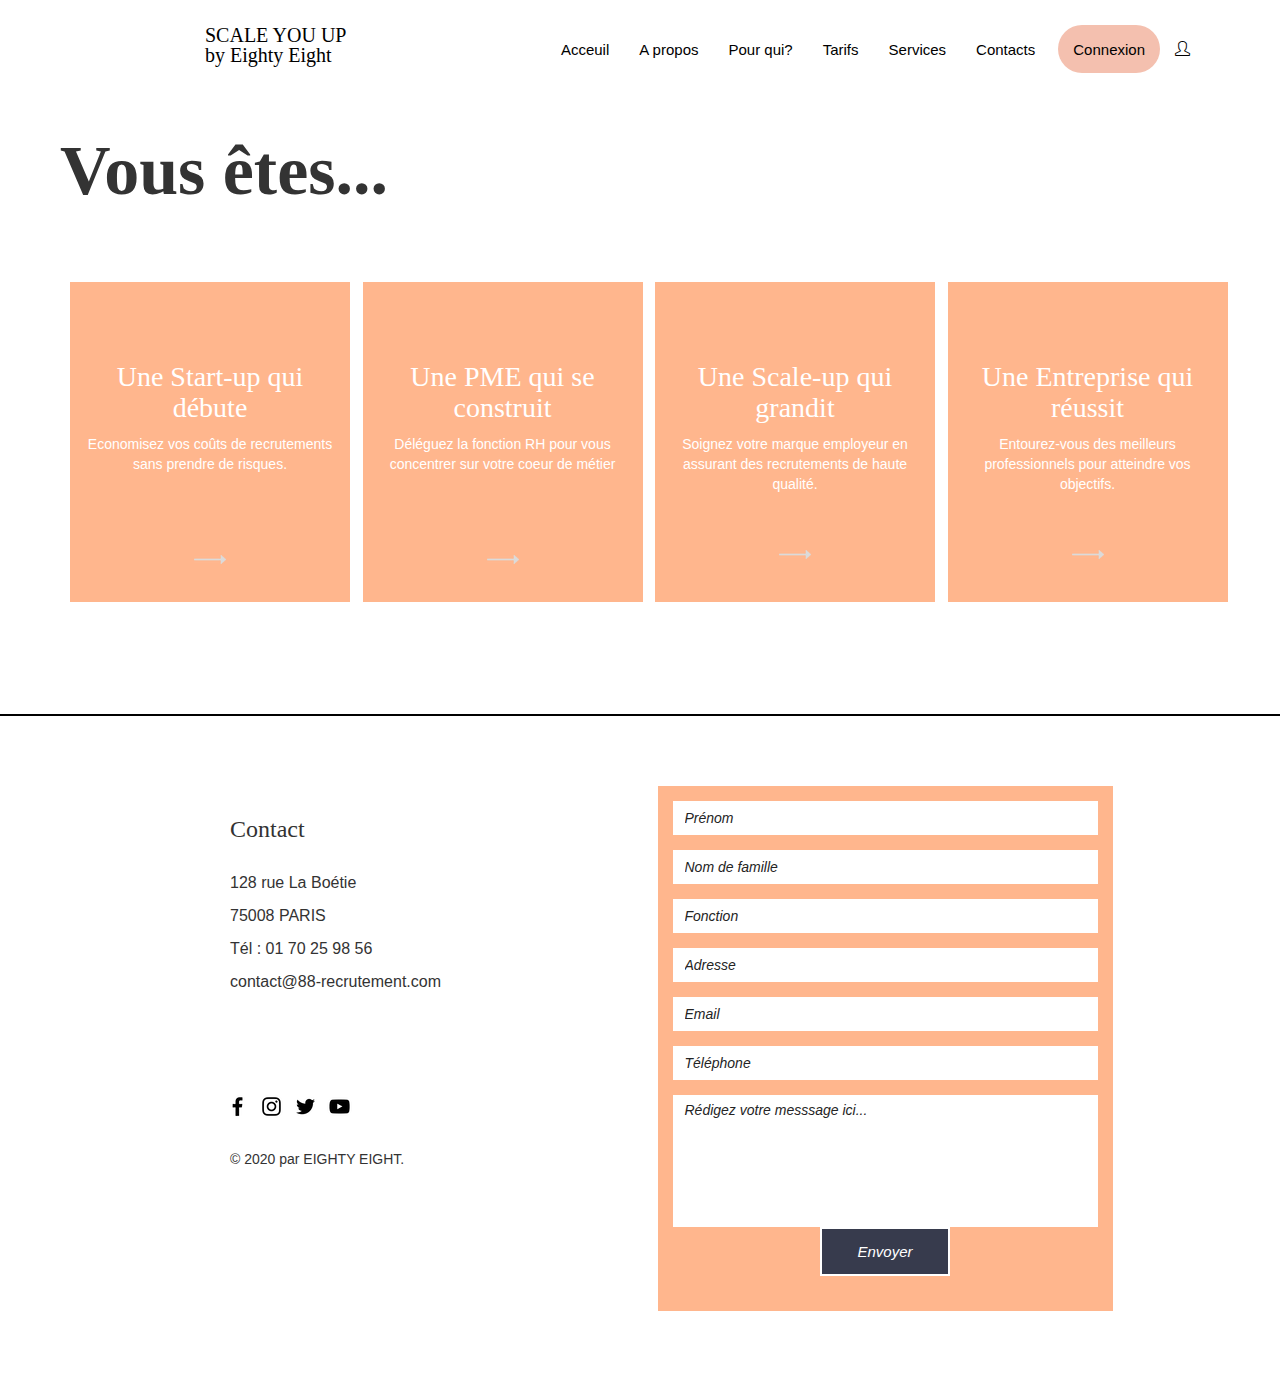
<file: services.html>
<!doctype html>
<html>
<head>
<meta charset="utf-8">
<title>Services|ScaleYouUp</title>
<link rel="stylesheet" type="text/css" href="css/bootstrap.min.css"/>
<link rel="stylesheet" type="text/css" href="css/font-awesome.min.css"/>
<link rel="stylesheet" type="text/css" href="css/simple-line-icons.css"/>
<link rel="stylesheet" type="text/css" href="css/animate.css"/>
<link rel="stylesheet" type="text/css" href="css/style.css"/>
<link rel="stylesheet" type="text/css" href="css/owl.carousel.css"/>
<link rel="stylesheet" type="text/css" href="css/owl.theme.css"/>
<link rel="stylesheet" type="text/css" href="css/owl.transitions.css"/>
<meta name="viewport" content="width=device-width, initial-scale=1.0">
</head>

<body id="myPage" data-spy="scroll" data-target=".navbar" data-offset="60">
<div class="main-header" id="main-header">
  <nav class="navbar mynav navbar-fixed-top" style="height: 100px; background-color: white; font-color: black;">
    <div class="container">
      <div class="navbar-header" >
        <button type="button" class="navbar-toggle" data-toggle="collapse" data-target="#myNavbar" style="margin-top: 20px;"> 
          <span class="icon-bar"></span> 
          <span class="icon-bar"></span> 
          <span class="icon-bar"></span> 
        </button>
        <a class="navbar-brand" href="#" style="margin-left: 120px; margin-top: 10px;">SCALE YOU UP<br>by Eighty Eight</a> 
      </div>
      <div class="collapse navbar-collapse" id="myNavbar" style="margin-top: 25px; margin-right: 20px;">
        <ul class="nav navbar-nav navbar-right">
          <li><a href="index.html">Acceuil</a></li>
          <li><a href="apropos.html">A propos</a></li>
          <li><a href="pour.html">Pour qui?</a></li>
          <li><a href="tarifs.html">Tarifs</a></li>
          <li class="active"><a href="#">Services</a></li>
          <li><a href="#contact">Contacts</a></li>
          <li><a href="#" class="but">Connexion</a></li>
          <li><a href="#" class="use"><span class="icon-user"></span></a></li>
        </ul>
      </div>
    </div>
  </nav>
</div>
<section class="cart1-section bg-light">
      <div class="container">
        <div class="row">
          <div class="row justify-content-center mb-5">
          <div class="txt">
            <h1 class="titre">Vous êtes...</h1>
          </div>
        </div>
          
           <div class="col-md-3">
            <div class="carte">
              <div class="text pt-3 pb-4 px-4">
                <div class="meta">
                  <div><h3 class="sous">Une Start-up qui débute</h3></div>
                  <div></div>
                </div>
                <p class="clearfix">Economisez vos coûts de recrutements sans prendre de risques.</p>
                <div class="ico1">
                  <a href="#"><img src="images/fle.png"></span></a>
                </div>
              </div>
            </div>
          </div>


          <div class="col-md-3">
            <div class="carte">
              <div class="text pt-3 pb-4 px-4">
                <div class="meta">
                  <div><h3 class="sous">Une PME qui se construit</h3></div>
                  <div></div>
                </div>
                <p class="clearfix">Déléguez la fonction RH pour vous concentrer sur votre coeur de métier</p>
                <div class="ico1">
                  <a href="#"><img src="images/fle.png"></span></a>
                </div>
              </div>
            </div>
          </div>

          <div class="col-md-3">
            <div class="carte">
              <div class="text pt-3 pb-4 px-4">
                <div class="meta">
                  <div><h3 class="sous">Une Scale-up qui grandit</h3></div>
                  <div></div>
                </div>
                <p class="clearfix">Soignez votre marque employeur en assurant des recrutements de haute qualité.</p>
                <div class="ico">
                  <a href="#"><img src="images/fle.png"></span></a>
                </div>
              </div>
            </div>
          </div>
          
          <div class="col-md-3">
            <div class="carte">
              <div class="text pt-3 pb-4 px-4">
                <div class="meta">
                  <div><h3 class="sous">Une Entreprise qui réussit</h3></div>
                  <div></div>
                </div>
                <p class="clearfix">Entourez-vous des meilleurs professionnels pour atteindre vos objectifs.</p>
                <div class="ico">
                  <a href="#"><img src="images/fle.png"></span></a>
                </div>
              </div>
            </div>
          </div>
        </div>
      </div>
    </section>

<!-- Contact -->
  <div class="cont" >
    <div class="container" id="contact">
      <div  class="row" >
        <div class="col-md-5">
          <div class="address" >
            <h3>Contact</h3></br>
            <div class="adres">
              <p>128 rue La Boétie</p> 
              <p>75008 PARIS</p> 
              <p>Tél : 01 70 25 98 56</p> 
              <p>contact@88-recrutement.com</p>
            </div> 
          </div>
          <div class="media">
            <span>
              <a href=""><img src="images/fb.png"></a>
              <a href=""><img src="images/inst.png"></a>
              <a href=""><img src="images/twi.png"></a>
              <a href=""><img src="images/you.png"></a>
            </span>
          </div>
          <div class="corp">
            <p>&copy; 2020 par EIGHTY EIGHT.</p>
          </div>
        </div>
          <div class="col-md-6" >
            <div class="formu">
              <div class="contact-form" >
                <form role="form" >
                  <div class="col-md-12">
                    <i><input type="text" class="form-control" id="prénom" placeholder="Prénom">
                  </div>
                  <div class="col-md-12">
                    <input type="text" class="form-control" id="nom" placeholder="Nom de famille">
                  </div>
                  <div class="col-md-12">
                    <input type="text" class="form-control" id="fonction" placeholder="Fonction">
                  </div>
                  <div class="col-md-12">
                    <input type="adress" class="form-control" id="adresse" placeholder="Adresse">
                  </div>
                  <div class="col-md-12">
                    <input type="email" class="form-control" id="email" placeholder="Email">
                  </div>
                  <div class="col-md-12">
                    <input type="text" class="form-control" id="téléphone" placeholder="Téléphone">
                  </div>
                  <div class="col-md-12">
                    <textarea class="form-control" placeholder="Rédigez votre messsage ici..." rows="6"></textarea>
                  </div>
                  <div class="col-md-12 text-center">
                    <button type="submit" class="contact-button">Envoyer</button>
                  </div>
                </form>
              </div>
              </div>
          </div>
      </div>
    </div>
  </div>
<script src="js/jquery.min.js"></script> 
<script src="js/bootstrap.min.js"></script> 
<script type="text/javascript" src="js/owl.carousel.min.js"></script> 
<script type="text/javascript" src="js/jquery.countTo.js"></script> 
<script type="text/javascript" src="js/jquery.waypoints.min.js"></script> 
<script>
$(document).ready(function() {
     
      $("#owl-demo").owlCarousel({
     
          navigation : false, // Show next and prev buttons
          slideSpeed : 500,
		  autoPlay : 3000,
          paginationSpeed : 400,
          singleItem:true
     
         
     
      });
     
    });


</script>
</body>
</html>
</file>
<file: css/simple-line-icons.css>
@font-face {
  font-family: 'simple-line-icons';
  src:  url('../fonts/Simple-Line-Icons.eot?v=2.2.2');
  src:  url('../fonts/Simple-Line-Icons.eot?#iefix&v=2.2.2') format('embedded-opentype'),
        url('../fonts/Simple-Line-Icons.ttf?v=2.2.2') format('truetype'),
        url('../fonts/Simple-Line-Icons.woff2?v=2.2.2') format('woff2'),
        url('../fonts/Simple-Line-Icons.woff?v=2.2.2') format('woff'),
        url('../fonts/Simple-Line-Icons.svg?v=2.2.2#simple-line-icons') format('svg');
  font-weight: normal;
  font-style: normal;
}
/*
 Use the following CSS code if you want to have a class per icon.
 Instead of a list of all class selectors, you can use the generic [class*="icon-"] selector, but it's slower:
*/
.icon-user,
.icon-people,
.icon-user-female,
.icon-user-follow,
.icon-user-following,
.icon-user-unfollow,
.icon-login,
.icon-logout,
.icon-emotsmile,
.icon-phone,
.icon-call-end,
.icon-call-in,
.icon-call-out,
.icon-map,
.icon-location-pin,
.icon-direction,
.icon-directions,
.icon-compass,
.icon-layers,
.icon-menu,
.icon-list,
.icon-options-vertical,
.icon-options,
.icon-arrow-down,
.icon-arrow-left,
.icon-arrow-right,
.icon-arrow-up,
.icon-arrow-up-circle,
.icon-arrow-left-circle,
.icon-arrow-right-circle,
.icon-arrow-down-circle,
.icon-check,
.icon-clock,
.icon-plus,
.icon-close,
.icon-trophy,
.icon-screen-smartphone,
.icon-screen-desktop,
.icon-plane,
.icon-notebook,
.icon-mustache,
.icon-mouse,
.icon-magnet,
.icon-energy,
.icon-disc,
.icon-cursor,
.icon-cursor-move,
.icon-crop,
.icon-chemistry,
.icon-speedometer,
.icon-shield,
.icon-screen-tablet,
.icon-magic-wand,
.icon-hourglass,
.icon-graduation,
.icon-ghost,
.icon-game-controller,
.icon-fire,
.icon-eyeglass,
.icon-envelope-open,
.icon-envelope-letter,
.icon-bell,
.icon-badge,
.icon-anchor,
.icon-wallet,
.icon-vector,
.icon-speech,
.icon-puzzle,
.icon-printer,
.icon-present,
.icon-playlist,
.icon-pin,
.icon-picture,
.icon-handbag,
.icon-globe-alt,
.icon-globe,
.icon-folder-alt,
.icon-folder,
.icon-film,
.icon-feed,
.icon-drop,
.icon-drawar,
.icon-docs,
.icon-doc,
.icon-diamond,
.icon-cup,
.icon-calculator,
.icon-bubbles,
.icon-briefcase,
.icon-book-open,
.icon-basket-loaded,
.icon-basket,
.icon-bag,
.icon-action-undo,
.icon-action-redo,
.icon-wrench,
.icon-umbrella,
.icon-trash,
.icon-tag,
.icon-support,
.icon-frame,
.icon-size-fullscreen,
.icon-size-actual,
.icon-shuffle,
.icon-share-alt,
.icon-share,
.icon-rocket,
.icon-question,
.icon-pie-chart,
.icon-pencil,
.icon-note,
.icon-loop,
.icon-home,
.icon-grid,
.icon-graph,
.icon-microphone,
.icon-music-tone-alt,
.icon-music-tone,
.icon-earphones-alt,
.icon-earphones,
.icon-equalizer,
.icon-like,
.icon-dislike,
.icon-control-start,
.icon-control-rewind,
.icon-control-play,
.icon-control-pause,
.icon-control-forward,
.icon-control-end,
.icon-volume-1,
.icon-volume-2,
.icon-volume-off,
.icon-calendar,
.icon-bulb,
.icon-chart,
.icon-ban,
.icon-bubble,
.icon-camrecorder,
.icon-camera,
.icon-cloud-download,
.icon-cloud-upload,
.icon-envelope,
.icon-eye,
.icon-flag,
.icon-heart,
.icon-info,
.icon-key,
.icon-link,
.icon-lock,
.icon-lock-open,
.icon-magnifier,
.icon-magnifier-add,
.icon-magnifier-remove,
.icon-paper-clip,
.icon-paper-plane,
.icon-power,
.icon-refresh,
.icon-reload,
.icon-settings,
.icon-star,
.icon-symble-female,
.icon-symbol-male,
.icon-target,
.icon-credit-card,
.icon-paypal,
.icon-social-tumblr,
.icon-social-twitter,
.icon-social-facebook,
.icon-social-instagram,
.icon-social-linkedin,
.icon-social-pinterest,
.icon-social-github,
.icon-social-gplus,
.icon-social-reddit,
.icon-social-skype,
.icon-social-dribbble,
.icon-social-behance,
.icon-social-foursqare,
.icon-social-soundcloud,
.icon-social-spotify,
.icon-social-stumbleupon,
.icon-social-youtube,
.icon-social-dropbox {
  font-family: 'simple-line-icons';
  speak: none;
  font-style: normal;
  font-weight: normal;
  font-variant: normal;
  text-transform: none;
  line-height: 1;
  /* Better Font Rendering =========== */
  -webkit-font-smoothing: antialiased;
  -moz-osx-font-smoothing: grayscale;
}
.icon-user:before {
  content: "\e005";
}
.icon-people:before {
  content: "\e001";
}
.icon-user-female:before {
  content: "\e000";
}
.icon-user-follow:before {
  content: "\e002";
}
.icon-user-following:before {
  content: "\e003";
}
.icon-user-unfollow:before {
  content: "\e004";
}
.icon-login:before {
  content: "\e066";
}
.icon-logout:before {
  content: "\e065";
}
.icon-emotsmile:before {
  content: "\e021";
}
.icon-phone:before {
  content: "\e600";
}
.icon-call-end:before {
  content: "\e048";
}
.icon-call-in:before {
  content: "\e047";
}
.icon-call-out:before {
  content: "\e046";
}
.icon-map:before {
  content: "\e033";
}
.icon-location-pin:before {
  content: "\e096";
}
.icon-direction:before {
  content: "\e042";
}
.icon-directions:before {
  content: "\e041";
}
.icon-compass:before {
  content: "\e045";
}
.icon-layers:before {
  content: "\e034";
}
.icon-menu:before {
  content: "\e601";
}
.icon-list:before {
  content: "\e067";
}
.icon-options-vertical:before {
  content: "\e602";
}
.icon-options:before {
  content: "\e603";
}
.icon-arrow-down:before {
  content: "\e604";
}
.icon-arrow-left:before {
  content: "\e605";
}
.icon-arrow-right:before {
  content: "\e606";
}
.icon-arrow-up:before {
  content: "\e607";
}
.icon-arrow-up-circle:before {
  content: "\e078";
}
.icon-arrow-left-circle:before {
  content: "\e07a";
}
.icon-arrow-right-circle:before {
  content: "\e079";
}
.icon-arrow-down-circle:before {
  content: "\e07b";
}
.icon-check:before {
  content: "\e080";
}
.icon-clock:before {
  content: "\e081";
}
.icon-plus:before {
  content: "\e095";
}
.icon-close:before {
  content: "\e082";
}
.icon-trophy:before {
  content: "\e006";
}
.icon-screen-smartphone:before {
  content: "\e010";
}
.icon-screen-desktop:before {
  content: "\e011";
}
.icon-plane:before {
  content: "\e012";
}
.icon-notebook:before {
  content: "\e013";
}
.icon-mustache:before {
  content: "\e014";
}
.icon-mouse:before {
  content: "\e015";
}
.icon-magnet:before {
  content: "\e016";
}
.icon-energy:before {
  content: "\e020";
}
.icon-disc:before {
  content: "\e022";
}
.icon-cursor:before {
  content: "\e06e";
}
.icon-cursor-move:before {
  content: "\e023";
}
.icon-crop:before {
  content: "\e024";
}
.icon-chemistry:before {
  content: "\e026";
}
.icon-speedometer:before {
  content: "\e007";
}
.icon-shield:before {
  content: "\e00e";
}
.icon-screen-tablet:before {
  content: "\e00f";
}
.icon-magic-wand:before {
  content: "\e017";
}
.icon-hourglass:before {
  content: "\e018";
}
.icon-graduation:before {
  content: "\e019";
}
.icon-ghost:before {
  content: "\e01a";
}
.icon-game-controller:before {
  content: "\e01b";
}
.icon-fire:before {
  content: "\e01c";
}
.icon-eyeglass:before {
  content: "\e01d";
}
.icon-envelope-open:before {
  content: "\e01e";
}
.icon-envelope-letter:before {
  content: "\e01f";
}
.icon-bell:before {
  content: "\e027";
}
.icon-badge:before {
  content: "\e028";
}
.icon-anchor:before {
  content: "\e029";
}
.icon-wallet:before {
  content: "\e02a";
}
.icon-vector:before {
  content: "\e02b";
}
.icon-speech:before {
  content: "\e02c";
}
.icon-puzzle:before {
  content: "\e02d";
}
.icon-printer:before {
  content: "\e02e";
}
.icon-present:before {
  content: "\e02f";
}
.icon-playlist:before {
  content: "\e030";
}
.icon-pin:before {
  content: "\e031";
}
.icon-picture:before {
  content: "\e032";
}
.icon-handbag:before {
  content: "\e035";
}
.icon-globe-alt:before {
  content: "\e036";
}
.icon-globe:before {
  content: "\e037";
}
.icon-folder-alt:before {
  content: "\e039";
}
.icon-folder:before {
  content: "\e089";
}
.icon-film:before {
  content: "\e03a";
}
.icon-feed:before {
  content: "\e03b";
}
.icon-drop:before {
  content: "\e03e";
}
.icon-drawar:before {
  content: "\e03f";
}
.icon-docs:before {
  content: "\e040";
}
.icon-doc:before {
  content: "\e085";
}
.icon-diamond:before {
  content: "\e043";
}
.icon-cup:before {
  content: "\e044";
}
.icon-calculator:before {
  content: "\e049";
}
.icon-bubbles:before {
  content: "\e04a";
}
.icon-briefcase:before {
  content: "\e04b";
}
.icon-book-open:before {
  content: "\e04c";
}
.icon-basket-loaded:before {
  content: "\e04d";
}
.icon-basket:before {
  content: "\e04e";
}
.icon-bag:before {
  content: "\e04f";
}
.icon-action-undo:before {
  content: "\e050";
}
.icon-action-redo:before {
  content: "\e051";
}
.icon-wrench:before {
  content: "\e052";
}
.icon-umbrella:before {
  content: "\e053";
}
.icon-trash:before {
  content: "\e054";
}
.icon-tag:before {
  content: "\e055";
}
.icon-support:before {
  content: "\e056";
}
.icon-frame:before {
  content: "\e038";
}
.icon-size-fullscreen:before {
  content: "\e057";
}
.icon-size-actual:before {
  content: "\e058";
}
.icon-shuffle:before {
  content: "\e059";
}
.icon-share-alt:before {
  content: "\e05a";
}
.icon-share:before {
  content: "\e05b";
}
.icon-rocket:before {
  content: "\e05c";
}
.icon-question:before {
  content: "\e05d";
}
.icon-pie-chart:before {
  content: "\e05e";
}
.icon-pencil:before {
  content: "\e05f";
}
.icon-note:before {
  content: "\e060";
}
.icon-loop:before {
  content: "\e064";
}
.icon-home:before {
  content: "\e069";
}
.icon-grid:before {
  content: "\e06a";
}
.icon-graph:before {
  content: "\e06b";
}
.icon-microphone:before {
  content: "\e063";
}
.icon-music-tone-alt:before {
  content: "\e061";
}
.icon-music-tone:before {
  content: "\e062";
}
.icon-earphones-alt:before {
  content: "\e03c";
}
.icon-earphones:before {
  content: "\e03d";
}
.icon-equalizer:before {
  content: "\e06c";
}
.icon-like:before {
  content: "\e068";
}
.icon-dislike:before {
  content: "\e06d";
}
.icon-control-start:before {
  content: "\e06f";
}
.icon-control-rewind:before {
  content: "\e070";
}
.icon-control-play:before {
  content: "\e071";
}
.icon-control-pause:before {
  content: "\e072";
}
.icon-control-forward:before {
  content: "\e073";
}
.icon-control-end:before {
  content: "\e074";
}
.icon-volume-1:before {
  content: "\e09f";
}
.icon-volume-2:before {
  content: "\e0a0";
}
.icon-volume-off:before {
  content: "\e0a1";
}
.icon-calendar:before {
  content: "\e075";
}
.icon-bulb:before {
  content: "\e076";
}
.icon-chart:before {
  content: "\e077";
}
.icon-ban:before {
  content: "\e07c";
}
.icon-bubble:before {
  content: "\e07d";
}
.icon-camrecorder:before {
  content: "\e07e";
}
.icon-camera:before {
  content: "\e07f";
}
.icon-cloud-download:before {
  content: "\e083";
}
.icon-cloud-upload:before {
  content: "\e084";
}
.icon-envelope:before {
  content: "\e086";
}
.icon-eye:before {
  content: "\e087";
}
.icon-flag:before {
  content: "\e088";
}
.icon-heart:before {
  content: "\e08a";
}
.icon-info:before {
  content: "\e08b";
}
.icon-key:before {
  content: "\e08c";
}
.icon-link:before {
  content: "\e08d";
}
.icon-lock:before {
  content: "\e08e";
}
.icon-lock-open:before {
  content: "\e08f";
}
.icon-magnifier:before {
  content: "\e090";
}
.icon-magnifier-add:before {
  content: "\e091";
}
.icon-magnifier-remove:before {
  content: "\e092";
}
.icon-paper-clip:before {
  content: "\e093";
}
.icon-paper-plane:before {
  content: "\e094";
}
.icon-power:before {
  content: "\e097";
}
.icon-refresh:before {
  content: "\e098";
}
.icon-reload:before {
  content: "\e099";
}
.icon-settings:before {
  content: "\e09a";
}
.icon-star:before {
  content: "\e09b";
}
.icon-symble-female:before {
  content: "\e09c";
}
.icon-symbol-male:before {
  content: "\e09d";
}
.icon-target:before {
  content: "\e09e";
}
.icon-credit-card:before {
  content: "\e025";
}
.icon-paypal:before {
  content: "\e608";
}
.icon-social-tumblr:before {
  content: "\e00a";
}
.icon-social-twitter:before {
  content: "\e009";
}
.icon-social-facebook:before {
  content: "\e00b";
}
.icon-social-instagram:before {
  content: "\e609";
}
.icon-social-linkedin:before {
  content: "\e60a";
}
.icon-social-pinterest:before {
  content: "\e60b";
}
.icon-social-github:before {
  content: "\e60c";
}
.icon-social-gplus:before {
  content: "\e60d";
}
.icon-social-reddit:before {
  content: "\e60e";
}
.icon-social-skype:before {
  content: "\e60f";
}
.icon-social-dribbble:before {
  content: "\e00d";
}
.icon-social-behance:before {
  content: "\e610";
}
.icon-social-foursqare:before {
  content: "\e611";
}
.icon-social-soundcloud:before {
  content: "\e612";
}
.icon-social-spotify:before {
  content: "\e613";
}
.icon-social-stumbleupon:before {
  content: "\e614";
}
.icon-social-youtube:before {
  content: "\e008";
}
.icon-social-dropbox:before {
  content: "\e00c";
}
</file>
<file: css/style.css>
@charset "utf-8";
/* CSS Document */

* {
	padding: 0px;
	margin: 0px;
}
body {
	font-family: 'Work Sans', sans-serif;
}
h1, h2, h3, h4, h5, h6 {
	font-family: 'Oleo Script Swash Caps', cursive;
}
a {
	outline: none !important;
}
/*-----Header & Banner-------*/
.navbar-brand {

	font-family: 'Oleo Script Swash Caps', cursive;
	color: black;
	font-size: 20px;	
}
.navbar-toggle {
	background-color: silver;
}
.navbar-toggle .icon-bar {
	background-color: RGBA(0, 0, 0, 0.48);
}
.logo{
	margin-left: 120px; 
	margin-top: 10px;
}
.menu{
	margin-top: 25px; 
	margin-right: 20px;
}
.banner {
	background-attachment: fixed;
	background-image: url(../images/background.png);
	background-position:center;
	background-repeat: no-repeat;
	background-size: cover;
	color: black;
	cursor: default;
	text-align: center;
	width: 100%;
	float: left;
}
.bg-overlay {
	padding: 280px 0 220px;
}
.banner-text {
	margin-top: -20px;
}
.ti {
	font-size: 50px;
	font-style: bold;
}
.banner-text a span {
	margin-top: 30px;
	font-size: 15px;
}
.banner-text a {
	text-decoration: none;
}
.banner-text a span{
	color: black;
}
.banner-text p {
	font-size: 25px;
}
.banner-button {
	background-color: black; 
	border: black 2px solid;
	padding: 12px 35px;
	color: #ccc;
	text-decoration: none;
	display: inline-block;
	font-size: 15px;
	margin-top: 50px;
}
.banner-button:hover {
	background-color: transparent;
	text-decoration: none;
	color: ;
}
.mynav li a {
	font-family: 'Work Sans', sans-serif;
	font-size: 15px;
	font-weight: 400;
	color: black;
}
.but{
	background-color: #F4C0AF;
	background-opacity: 75%;
	margin-left: 8px;
	border-radius: 25px;
}
.navbar-nav > li > a {
	padding-top: 15px;
	padding-bottom: 13px;
}
/*-----Header & Banner Ends-------*/


/*-----Acceuil------*/

.adr {
	margin-left: 100px;
	padding: 50px 0;
	background-size: 65%;
	background-image: url(../images/pers.png);
	background-position: center;
	background-repeat: no-repeat;
	float: left;
	width: 92,5%;
	height: 850px;
	margin-bottom: 70px;
	margin-top: 70px;
}
.bas{
	
	margin-top: 80px;
	margin-left: 60px;
	
}
.haut{
	
	margin-top: 0px;
	margin-left: 60px;
	
}
.bas1{
	
	margin-top: 10px;
	margin-left: 40px;
	
}
.haut1{
	
	margin-top: 150px;
	margin-left: 110px;
	
}
.bas2{
	margin-top: -20px;
	margin-left: 140px;
	
}
.haut2{
	
	margin-top: 170px;
	margin-left: 50px;
	margin-bottom: 30px;
}
.adr-item {
	text-align: left;
	margin-bottom: 30px;
	width: 370px;
	height: 80px;
}
.adr-item .titr{
	font-family: 'Oleo Script Swash Caps', cursive;
	color: black;
	font-size: 17px;
}
.view-more {
	padding: 12px 35px;
	width: 300px;
	height: 50px;
	border: black 2px solid;
	color: black;
	text-align: center;
	text-decoration: none;
	display: inline-block;
	font-size: 15px;
	margin-top: 30px;
	margin-left: 270px;
}
.view-more:hover {
	text-decoration: none;
	color: #ffffff;
	background-color: black;
}

/*-----Acceuil Ends-------*/


/*-----A propos de moi-------*/
.moi{
	height: 1500px;
	background-color: none;
}

.baner {
	background-attachment: fixed;
	background-image: url(../images/bg2.png);
	background-position:center;
	background-repeat: no-repeat;
	background-size: cover;
	color: black;
	cursor: default;
	text-align: center;
	width: 100%;
	float: left;
}
.baner h2 {
	font-size: 50px;
	font-style: bold;
}
.fon img {
	width: 313px;
	height: 313px;
	border: white 10px solid;
	margin-top: -100px;
	float: right;
	margin-right: -150px;
}
.titr1{
	font-size: 25px;
	font-style: bold;
}
.text1 p {
	font-size: 15px;
	margin-top: 30px;
	
}
.text1 {
	margin-top: 100px;
	color:  #242424;
}
.btn{
	padding: 12px 35px;
	width: 300px;
	height: 50px;
	border: black 2px solid;
	color: black;
	text-align: center;
	text-decoration: none;
	display: inline-block;
	font-size: 15px;
	margin-top: 70px;
	margin-left: 200px
}
.btn:hover {
	text-decoration: none;
	color: #ffffff;
	background-color: black;
}
.sign span {
	font-size: 16px;
	font-style: bold ;
}
/*-----A propos de moi Ends-------*/


/*-----Connexion------*/


.backRight {
  position: absolute;
  right: 0;
  width: 50%;
  height: 100%;
  background: #3498db url(../images/per.png);
  background-size: cover;
  background-position: 50% 50%;
}

/*-XXXXXXXXXXXXXXXXXXXXXXXXXXX
button {
  background: #03A9F4;
  padding: 10px 16px;
  width: auto;
  font-weight: 600;
  text-transform:  uppercase;
  font-size: 14px;
  color: #fff;
  line-height: 16px;
  letter-spacing: 0.5px;
  border-radius: 2px;
  box-shadow: 0 2px 6px rgba(0,0,0,0.1), 0 3px 6px rgba(0,0,0,0.1);
  border: 0;
  outline: 0;
  margin: 15px 15px 15px 0;
  -webkit-transition: all 0.25s;
  transition: all 0.25s;
}

button:hover {
  background: #0288D1;
  box-shadow: 0 4px 7px rgba(0,0,0,0.1), 0 3px 6px rgba(0,0,0,0.1);
}
----Connexion end-----*/


/*-----Pour qui------*/

.cart-section {
  padding: 8em 0;
  position: relative; 
}
 
.ftco-animate {
  opacity: 0;
  visibility: hidden; 
}

.ca {
	--blue: #007bff;
  --indigo: #6610f2;
  --purple: #6f42c1;
  --pink: #e83e8c;
  --red: #dc3545;
  --orange: #fd7e14;
  --yellow: #ffc107;
  --green: #28a745;
  --teal: #20c997;
  --cyan: #17a2b8;
  --white: #fff;
  --gray: #6c757d;
  --gray-dark: #343a40;
  --primary: #007bff;
  --secondary: #6c757d;
  --success: #28a745;
  --info: #17a2b8;
  --warning: #ffc107;
  --danger: #dc3545;
  --light: #f8f9fa;
  --dark: #343a40;
  --breakpoint-xs: 0;
  --breakpoint-sm: 576px;
  --breakpoint-md: 768px;
  --breakpoint-lg: 992px;
  --breakpoint-xl: 1200px;	
}

.txt{
	height: 150px;
}
.titre{
	font-size: 5em;
	font-weight: bold;
	margin-left: 20px;
}
.sous{
	font-size: 2em;
	font-weight: 2em;
}
.ico {
	text-decoration: none;
	color: white;
	margin-top: 50px;
}
.ico1 {

	text-decoration: none;
	color: white;
	margin-top: 75px;
}
/*-----Pour qui Ends------*/


/*-----Sevices-----*/

.cart1-section {
  padding: 8em 0;
  position: relative; 
}
 
.ftc-animate {
  opacity: 0;
  visibility: hidden; 
}

-
.ca {
	--blue: #007bff;
  --indigo: #6610f2;
  --purple: #6f42c1;
  --pink: #e83e8c;
  --red: #dc3545;
  --orange: #fd7e14;
  --yellow: #ffc107;
  --green: #28a745;
  --teal: #20c997;
  --cyan: #17a2b8;
  --white: #fff;
  --gray: #6c757d;
  --gray-dark: #343a40;
  --primary: #007bff;
  --secondary: #6c757d;
  --success: #28a745;
  --info: #17a2b8;
  --warning: #ffc107;
  --danger: #dc3545;
  --light: #f8f9fa;
  --dark: #343a40;
  --breakpoint-xs: 0;
  --breakpoint-sm: 576px;
  --breakpoint-md: 768px;
  --breakpoint-lg: 992px;
  --breakpoint-xl: 1200px;	
}

.carte {
	background-color: #ffb68d	;
	color: white;
	height: 320px;
	width: 280px;
	padding: 60px 10px;
	text-align: center;
}

.txt{
	height: 150px;
}

.titre{
	font-size: 5em;
	font-weight: bold;
	margin-left: 20px;
}

.sous{
	font-size: 2em;
	font-weight: 2em;
}
.ico {

	text-decoration: none;
	color: white;
	margin-top: 50px;
}
.ico1 {

	text-decoration: none;
	color: white;
	margin-top: 75px;
}
/*-----Sevices Ends-----*/


/*-----Tarifs -----*/


.pricing_table_section{
	float:left;
	width:100%;
	background:#f8f8fa;
	padding:60px 0 60px 0;
	}
	
.pricing_table_section h2{
	text-align:center;
	font-family: 'open_sansregular';
	font-size:30px;
	color:#333;
	font-weight:normal;
	margin:0 0 20px 0;
	padding:0 0 0 0;
	}
	
.pricing_table_section h4{
	text-align:center;
	font-family: 'open_sanslight';
	font-size:11px;
	color:#909090;
	font-weight:normal;
	text-transform:uppercase;
	margin:0 0 60px 0;
	padding:0 0 30px 0;
	background:url(images/border.png) no-repeat center bottom;
	}

.pricing_table_section .block:nth-of-type(2) .head{
	background:#187cc2;
	}	

.pricing_table_section .block:last-of-type{
	float:right;
	margin:0 0 0 0;
	}	
	
.pricing_table_section .block{
	float:left;
	width:320px;
	background:#fff;
	border:1px solid #e3e3e3;
	margin:0 60px 0 0;
	}
	
.pricing_table_section .block .head{
	float:left;
	width:320px;
	background:#323232;
	padding:25px 0 25px 0;
	margin:0 0 0 0;
	}
	
.pricing_table_section .block .head h2{
	text-align:center;
	font-family: 'open_sansregular';
	font-size:30px;
	color:#fff;
	font-weight:normal;
	margin:0 0 8px 0;
	}
	
.pricing_table_section .block .head p{
	text-align:center;
	font-family: 'open_sanslight';
	font-size:14px;
	color:#fff;
	font-weight:normal;
	margin:0 0 0 0;
	}
	
.pricing_table_section .block .head p strong{
	font-family: 'open_sansbold';
	font-weight:normal;
	}
	
.pricing_table_section .block ul{
	float:left;
	width:100%;
	margin:0 0 0 0;
	}
	
.pricing_table_section .block ul li{
	text-align:left;
	font-family: 'open_sanslight';
	font-size:14px;
	color:#333;
	font-weight:normal;
	margin:0 0 0 0;
	padding:15px 30px 15px 30px;
	border-bottom:dotted 1px #999;
	}
	
.pricing_table_section .block ul li:last-of-type{
	border-bottom:none;
	}
	
.pricing_table_section .block ul li span{
	float:right;
	font-family: 'open_sanssemibold';
	}
	
.pricing_table_section .block ul li span img{
	}
	
.pricing_table_section .block ul li a.button5, .pricing_table_section .block ul li a.button6{
	float:right;
	width:95px;
	height:43px;
	border:1px solid #000;
	text-align:center;
	font-family: 'open_sanslight';
	font-size:14px;
	color:#000;
	font-weight:normal;
	text-transform:uppercase;
	line-height:43px;
	margin:0 0 10px 0;
	border-radius:3px; -webkit-border-radius:3px; 
	transition:0.5s; -webkit-transition:0.5s;
	background:none;
	text-decoration:none;
	}
	
.pricing_table_section .block ul li a.button5:hover{
	text-decoration:none;
	background:#187cc2;
	border:1px solid #187cc2;
	color:#fff;
	}
	
.pricing_table_section .block ul li a.button6{
	background:#187cc2;
	border:1px solid #187cc2;
	color:#fff;
	}	
	
.pricing_table_section .block ul li a.button6:hover{
	text-decoration:none;
	background:none;
	border:1px solid #000;
	color:#000;
	}
	
.pricing_table_section .block ul li h5{
	float:left;
	text-align:left;
	font-family: 'open_sanssemibold';
	font-size:14px;
	color:#333;
	font-weight:normal;
	line-height:25px;
	}


.formu{
	background-color: rgba(255, 182, 141, 1);
	height: 525px;
	margin-left: 100px;
}


/*-----Contact Starts-------*/

.corp {
	margin-top: 30px;
	margin-left: 160px;
	float: left;
	width: 100%;
	height: 150px;
}
.media span {
	margin-left: -10px;
}

.contact{
	margin-top: 100px;

}
.cont{
	margin-top: 0px;
	border-top: 2px solid black;
	box-shadow: 3px;

	height: 670px;

}
.contact-form {
	margin-top: 70px;
}
.form-control {
	display: block;
	width: 100%;
	height: 34px;
	font-size: 14px;
	line-height: 1.42857;
	color: black;
	background-color: white;
	background-image: none;
	border: none;
	border-radius: 0px;
	box-shadow: none;
	transition: border-color 0.15s ease-in-out 0s, box-shadow 0.15s ease-in-out 0s;
	resize: none;
	margin-top: 15px;
}
.form-control:hover, .form-control:focus {
	box-shadow: none;
	border: 2px solid black;
}
input::-webkit-input-placeholder, textarea::-webkit-input-placeholder {
color: #242424 !important;
}
 input:-moz-placeholder, textarea:-moz-placeholder { /* Firefox 18- */
color: #242424 !important;
}
 input::-moz-placeholder, textarea::-moz-placeholder {  /* Firefox 19+ */
color: #242424 !important;
}
 input:-ms-input-placeholder, textarea:-ms-input-placeholder {
color: #242424 !important;
}

.contact-button {
	border: 2px solid;
	padding: 12px 35px;
	color: #ffffff;
	text-decoration: none;
	font-size: 15px;
	background-color: rgba(55, 59, 77, 1);
	
}
.envoi {
	margin-top: 40px;
	margin-left: 140px;
}
.envoi a:hover{
	background-color: black;
}
.address {
	margin-top: 100px;
	margin-left: 160px;
	
}

.media {
	margin-top: 100px;
	margin-left: 160px;
}

.media span img{
	margin-left: 5px;
}
.adres p {
	font-size: 16px;
	font-weight: 500;
}
.adres p {
	font-size: 16px;
	font-weight: 500;
}


/*-----Contact Starts-------*/

.banner-text h2 {
	font-size: 35px;
}
nav > li > a:focus, .nav > li > a:hover, .nav > li > a:focus, .nav > li.active > a {
	border-bottom: none;
	color: black;
	background-color: transparent;
}
</file>
<file: images/dist/style.css>
@import url(https://fonts.googleapis.com/css?family=Dosis:300|Lato:300,400,600,700|Roboto+Condensed:300,700|Open+Sans+Condensed:300,600|Open+Sans:400,300,600,700|Maven+Pro:400,700);
@import url("https://netdna.bootstrapcdn.com/font-awesome/4.0.3/css/font-awesome.css");
* {
  -moz-box-sizing: border-box;
  -webkit-box-sizing: border-box;
  box-sizing: border-box;
}

html {
  background: black;
}

body {
  font-family: "Open Sans";
  font-size: 16px;
  color: White;
  font-smoothing: antialiased;
  font-weight: 600;
}

a {
  color: #BBB;
}

.content:before {
  content: "";
  position: fixed;
  left: 0;
  right: 0;
  top: 0;
  bottom: 0;
  z-index: -1;
  display: block;
  background-color: black;
  background-image: url("http://ultraimg.com/images/Ho6hQWs.jpg");
  width: 100%;
  height: 100%;
  background-size: cover;
  -webkit-filter: blur(2px);
  -moz-filter: blur(2px);
  -o-filter: blur(2px);
  -ms-filter: blur(2px);
  filter: blur(2px);
}

.content {
  position: absolute;
  top: 0;
  bottom: 0;
  left: 0;
  right: 0;
  width: 540px;
  height: 540px;
  background-color: rgba(10, 10, 10, 0.5);
  margin: auto auto;
  padding: 40px;
  -moz-border-radius: 4px;
  -webkit-border-radius: 4px;
  border-radius: 4px;
  -moz-box-shadow: 0 0 10px black;
  -webkit-box-shadow: 0 0 10px black;
  box-shadow: 0 0 10px black;
}
.content .title {
  text-align: center;
  font-size: 2.0rem;
  font-weight: 600;
  padding-bottom: 30px;
}
.content input {
  width: 100%;
  font-size: 1.2rem;
  font-family: "Open Sans";
  margin: 10px 0px;
  border: none;
  padding: 10px;
  -moz-border-radius: 4px;
  -webkit-border-radius: 4px;
  border-radius: 4px;
}
.content input[type=checkbox] {
  display: none;
}
.content label {
  display: inline-block;
  width: 20px;
  height: 20px;
  cursor: pointer;
  position: relative;
  margin-left: 5px;
  margin-right: 10px;
  top: 5px;
}
.content label:before {
  content: "";
  display: inline-block;
  width: 20px;
  height: 20px;
  -moz-border-radius: 3px;
  -webkit-border-radius: 3px;
  border-radius: 3px;
  position: absolute;
  left: 0;
  bottom: 1px;
  background-color: #aaa;
  -moz-box-shadow: inset 0px 2px 3px 0px rgba(0, 0, 0, 0.3), 0px 1px 0px 0px rgba(255, 255, 255, 0.8);
  -webkit-box-shadow: inset 0px 2px 3px 0px rgba(0, 0, 0, 0.3), 0px 1px 0px 0px rgba(255, 255, 255, 0.8);
  box-shadow: inset 0px 2px 3px 0px rgba(0, 0, 0, 0.3), 0px 1px 0px 0px rgba(255, 255, 255, 0.8);
}
.content input[type=checkbox]:checked + label:before {
  content: "\2713";
  text-shadow: 1px 1px 1px rgba(0, 0, 0, 0.2);
  font-size: 20px;
  color: Black;
  text-align: center;
  line-height: 20px;
}
.content span {
  font-size: 0.9rem;
}
.content button {
  width: 100%;
  font-size: 1.1rem;
  padding: 10px;
  margin: 20px 0px;
  background-color: #66A756;
  color: White;
  border: none;
  -moz-border-radius: 4px;
  -webkit-border-radius: 4px;
  border-radius: 4px;
}
.content .social {
  width: 100%;
  position: relative;
  overflow: hidden;
  text-align: center;
}
.content .social span {
  display: inline-block;
  vertical-align: baseline;
  padding: 0 20px;
}
.content .social span:before, .content .social span:after {
  content: '';
  display: block;
  width: 500px;
  position: absolute;
  top: 0.9em;
  border-top: 1px solid White;
}
.content .social span:before {
  right: 75%;
}
.content .social span:after {
  left: 75%;
}
.content .buttons {
  width: 100%;
  margin: 30px 0px;
}
.content .buttons button {
  float: left;
  width: 30%;
  margin: 0px 1.5%;
}
.content .buttons button i {
  padding-right: 7px;
}
.content .buttons button.facebook {
  background-color: #4464B2;
}
.content .buttons button.twitter {
  background-color: #28A9E0;
}
.content .buttons button.google {
  background-color: #DA4735;
}
.content .buttons:after {
  content: "";
  display: block;
  clear: both;
}
.content .already {
  text-align: center;
  font-size: 0.9rem;
}
</file>
